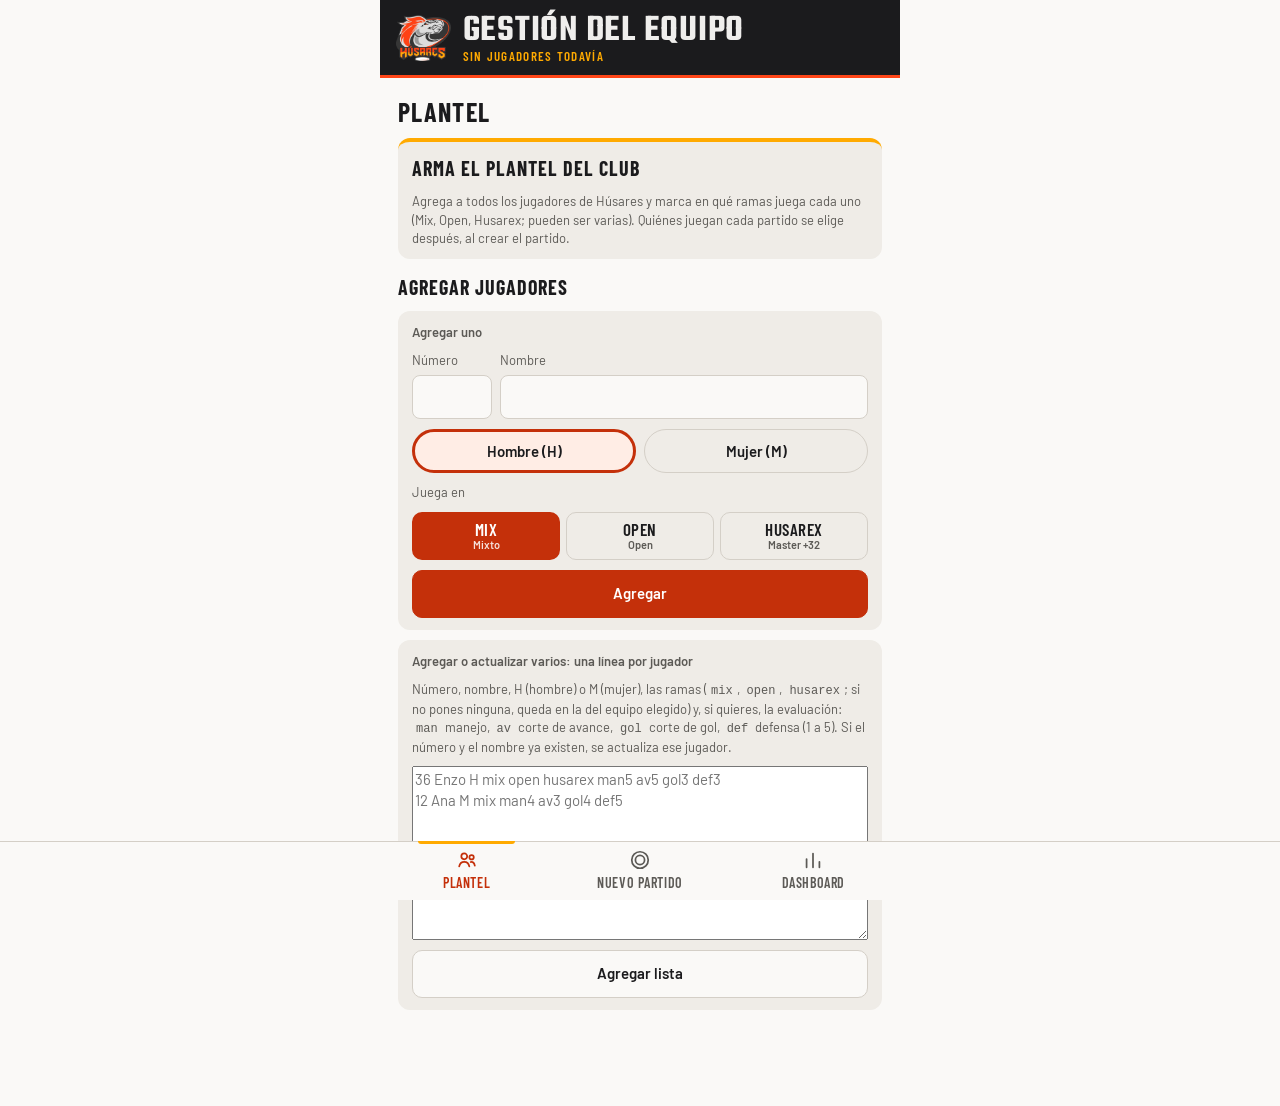
<file: index.html>
<!doctype html>
<html lang="es-CL">
<head>
<meta charset="utf-8">
<meta name="viewport" content="width=device-width, initial-scale=1, viewport-fit=cover">
<title>Húsares · UltiApp</title>
<meta name="description" content="Registro de partidos y apoyo al coach de Ultimate Frisbee, sin conexión.">
<meta name="theme-color" content="#1B1B1D">

<!-- Para instalar la app en el teléfono -->
<link rel="manifest" href="manifest.webmanifest">
<link rel="icon" type="image/png" sizes="64x64" href="icons/favicon-64.png">
<link rel="icon" type="image/png" sizes="192x192" href="icons/icon-192.png">
<link rel="apple-touch-icon" href="icons/apple-touch-icon.png">
<meta name="apple-mobile-web-app-capable" content="yes">
<meta name="mobile-web-app-capable" content="yes">
<meta name="apple-mobile-web-app-status-bar-style" content="black">
<meta name="apple-mobile-web-app-title" content="Húsares">

<!-- Tipografías (si no hay señal la primera vez, se usan las del teléfono) -->
<link rel="preconnect" href="https://fonts.googleapis.com">
<link rel="preconnect" href="https://fonts.gstatic.com" crossorigin>
<link rel="stylesheet" href="https://fonts.googleapis.com/css2?family=Barlow+Condensed:wght@600;700&family=Barlow:wght@400;500;600;700&family=Teko:wght@500;600&display=swap">

<link rel="stylesheet" href="css/base.css">
<link rel="stylesheet" href="css/componentes.css">
</head>
<body>
<div id="app"></div>
<noscript><p style="padding:18px">UltiApp necesita JavaScript activado.</p></noscript>
<script type="module" src="js/app.js"></script>
</body>
</html>
</file>
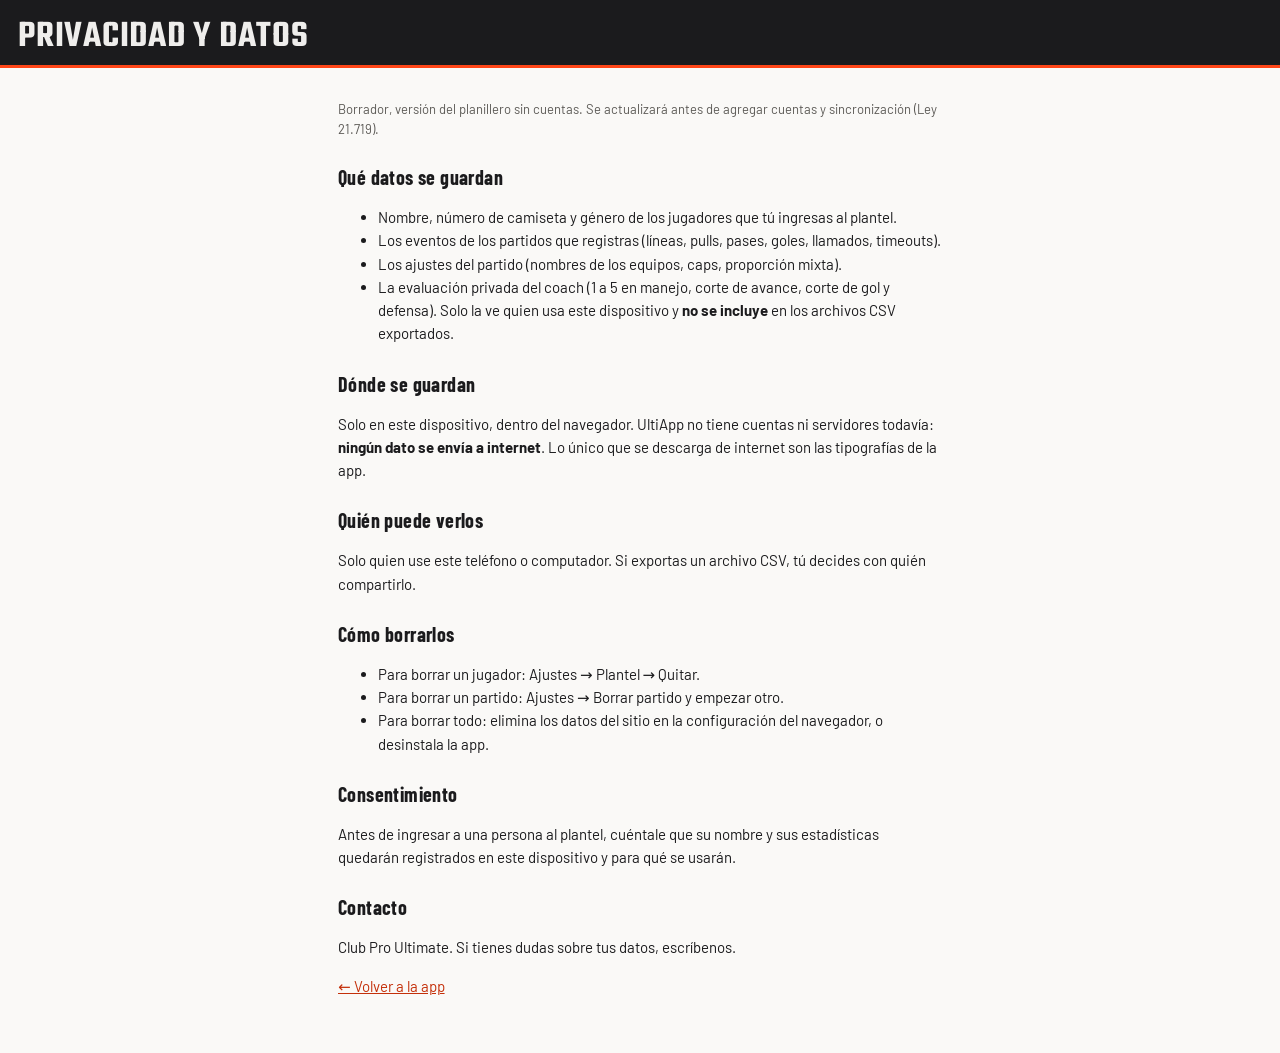
<file: privacidad.html>
<!doctype html>
<html lang="es-CL">
<head>
<meta charset="utf-8">
<meta name="viewport" content="width=device-width, initial-scale=1">
<title>UltiApp · Privacidad</title>
<meta name="theme-color" content="#1B1B1D">
<link rel="stylesheet" href="https://fonts.googleapis.com/css2?family=Barlow+Condensed:wght@600;700&family=Barlow:wght@400;500;600;700&family=Teko:wght@500;600&display=swap">
<link rel="stylesheet" href="css/base.css">
<link rel="stylesheet" href="css/componentes.css">
<style>
  main{max-width:640px;margin:0 auto;padding:18px 18px 40px}
  h1{font-size:30px;margin:0 0 8px}
  h2{font-size:20px;margin:24px 0 6px}
  p,li{line-height:1.55}
</style>
</head>
<body>
<header class="sb"><span class="title-h disp">Privacidad y datos</span></header>
<main>
  <p class="muted">Borrador, versión del planillero sin cuentas. Se actualizará antes de agregar cuentas y sincronización (Ley 21.719).</p>

  <h2 class="disp">Qué datos se guardan</h2>
  <ul>
    <li>Nombre, número de camiseta y género de los jugadores que tú ingresas al plantel.</li>
    <li>Los eventos de los partidos que registras (líneas, pulls, pases, goles, llamados, timeouts).</li>
    <li>Los ajustes del partido (nombres de los equipos, caps, proporción mixta).</li>
    <li>La evaluación privada del coach (1 a 5 en manejo, corte de avance, corte de gol y defensa). Solo la ve quien usa este dispositivo y <strong>no se incluye</strong> en los archivos CSV exportados.</li>
  </ul>

  <h2 class="disp">Dónde se guardan</h2>
  <p>Solo en este dispositivo, dentro del navegador. UltiApp no tiene cuentas ni servidores todavía: <strong>ningún dato se envía a internet</strong>. Lo único que se descarga de internet son las tipografías de la app.</p>

  <h2 class="disp">Quién puede verlos</h2>
  <p>Solo quien use este teléfono o computador. Si exportas un archivo CSV, tú decides con quién compartirlo.</p>

  <h2 class="disp">Cómo borrarlos</h2>
  <ul>
    <li>Para borrar un jugador: Ajustes → Plantel → Quitar.</li>
    <li>Para borrar un partido: Ajustes → Borrar partido y empezar otro.</li>
    <li>Para borrar todo: elimina los datos del sitio en la configuración del navegador, o desinstala la app.</li>
  </ul>

  <h2 class="disp">Consentimiento</h2>
  <p>Antes de ingresar a una persona al plantel, cuéntale que su nombre y sus estadísticas quedarán registrados en este dispositivo y para qué se usarán.</p>

  <h2 class="disp">Contacto</h2>
  <p>Club Pro Ultimate. Si tienes dudas sobre tus datos, escríbenos.</p>

  <p><a href="./">← Volver a la app</a></p>
</main>
</body>
</html>
</file>
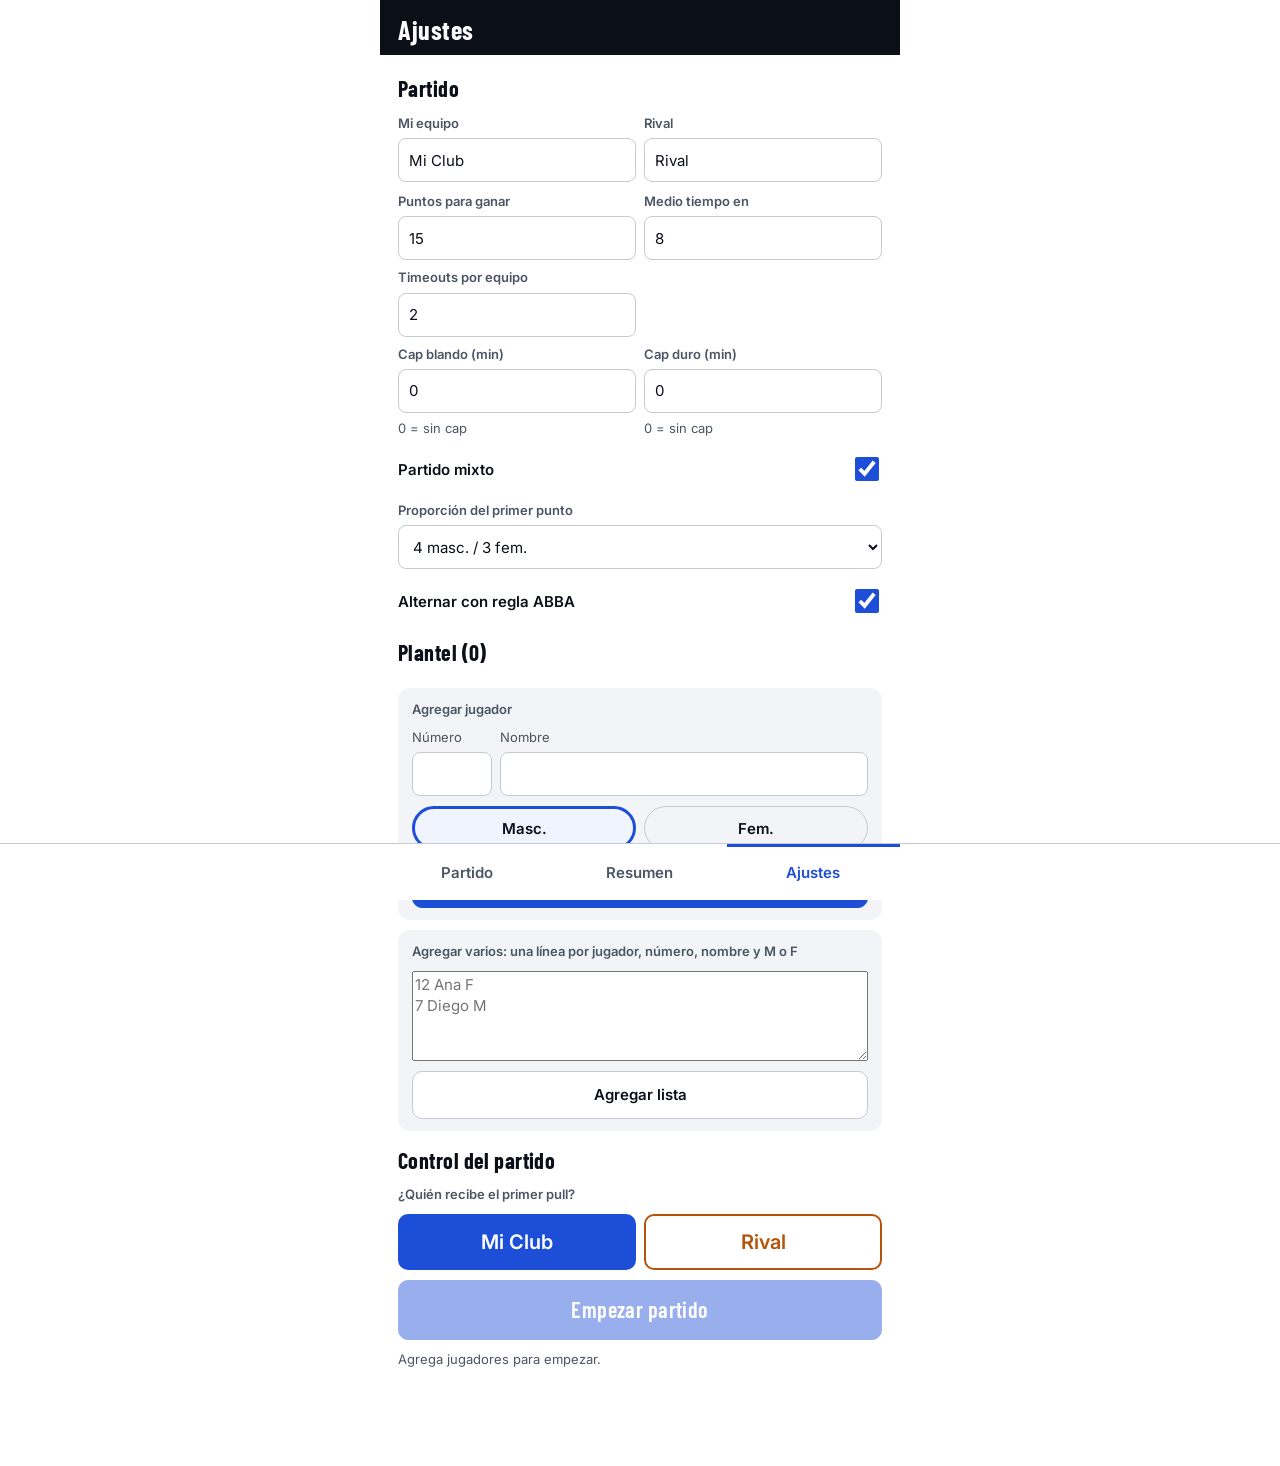
<file: prototipo/ultimate-estadistico.html>
<!doctype html>
<html lang="es">
<head>
<meta charset="utf-8">
<meta name="viewport" content="width=device-width, initial-scale=1, viewport-fit=cover">
<title>Estadístico Ultimate</title>
<link rel="preconnect" href="https://fonts.googleapis.com">
<link rel="preconnect" href="https://fonts.gstatic.com" crossorigin>
<link rel="stylesheet" href="https://fonts.googleapis.com/css2?family=Barlow+Condensed:wght@600;700&family=Inter:wght@400;500;600&display=swap">
<style>
:root{
  --bg:#FFFFFF; --surface:#F2F4F7; --ink:#0B0F17; --muted:#4B5563; --line:#C5CAD3;
  --us:#1D4ED8; --on-us:#FFFFFF; --us-soft:#EFF4FF;
  --them:#B45309; --on-them:#FFFFFF; --them-soft:#FFF4E5;
  --head:#0B0F17; --head-ink:#FFFFFF; --head-muted:#D1D5DB;
  --danger:#B91C1C;
  color-scheme: light;
  box-sizing:border-box;
  padding-top:env(safe-area-inset-top,0px);
  padding-bottom:env(safe-area-inset-bottom,0px);
}
@media (prefers-color-scheme: dark){
  :root:not([data-theme="light"]){
    --bg:#0E1116; --surface:#1A1F27; --ink:#F3F4F6; --muted:#A7AFBC; --line:#353C48;
    --us:#7EA6FF; --on-us:#0B0F17; --us-soft:#172544;
    --them:#F2A55A; --on-them:#0B0F17; --them-soft:#3A2712;
    --head:#05070A; --head-ink:#F3F4F6; --head-muted:#A7AFBC; --danger:#F87171;
    color-scheme: dark;
  }
}
:root[data-theme="dark"]{
  --bg:#0E1116; --surface:#1A1F27; --ink:#F3F4F6; --muted:#A7AFBC; --line:#353C48;
  --us:#7EA6FF; --on-us:#0B0F17; --us-soft:#172544;
  --them:#F2A55A; --on-them:#0B0F17; --them-soft:#3A2712;
  --head:#05070A; --head-ink:#F3F4F6; --head-muted:#A7AFBC; --danger:#F87171;
  color-scheme: dark;
}
*,*::before,*::after{box-sizing:border-box}
html{scroll-padding-top:env(safe-area-inset-top,0px)}
html,body{margin:0;background:var(--bg);color:var(--ink)}
body{font-family:Inter,system-ui,-apple-system,"Segoe UI",Roboto,sans-serif;font-size:15px;line-height:1.4;-webkit-tap-highlight-color:transparent}
button,input,select,textarea{font:inherit;color:inherit}
button{cursor:pointer}
button:disabled{opacity:.45;cursor:not-allowed}
:focus-visible{outline:3px solid var(--us);outline-offset:2px}
.disp{font-family:"Barlow Condensed","Arial Narrow",Arial,sans-serif;font-weight:700;letter-spacing:.02em}
#app{max-width:520px;margin:0 auto;min-height:100%;padding-bottom:84px}

/* header */
.sb{background:var(--head);color:var(--head-ink);padding:16px 18px 12px;display:flex;flex-direction:column;gap:10px}
.sb-row{display:flex;justify-content:space-between;align-items:center;gap:8px}
.team{display:flex;flex-direction:column;min-width:0;max-width:34%}
.team.r{align-items:flex-end;text-align:right}
.tn{font-size:13px;color:var(--head-muted);white-space:nowrap;overflow:hidden;text-overflow:ellipsis;max-width:100%}
.sc{font-size:54px;line-height:1}
.clock{background:transparent;border:1px solid #3b4250;border-radius:10px;color:var(--head-ink);padding:6px 10px;display:flex;flex-direction:column;align-items:center;gap:4px;min-height:44px}
.clock .t{font-size:30px;line-height:1}
.cap{font-size:12px;font-weight:600;padding:2px 7px;border-radius:4px;background:var(--them);color:var(--on-them)}
.cap:empty{display:none}
.paused{font-size:11px;color:var(--head-muted)}
.sb-info{display:flex;justify-content:space-between;flex-wrap:wrap;gap:4px 12px;font-size:13px;color:var(--head-muted)}
.title-h{font-size:26px;line-height:1.05}

/* generic */
.pad{padding:14px 18px}
.stack{display:flex;flex-direction:column;gap:10px}
.lbl{font-size:13px;font-weight:600;color:var(--muted)}
.muted{color:var(--muted);font-size:13px}
.grid2{display:grid;grid-template-columns:repeat(2,minmax(0,1fr));gap:8px}
.grid3{display:grid;grid-template-columns:repeat(3,minmax(0,1fr));gap:8px}
.btn{min-height:48px;border-radius:10px;border:1px solid var(--line);background:var(--bg);font-weight:600;padding:0 12px}
.btn.big{min-height:60px;font-size:22px}
.btn.fill{background:var(--us);color:var(--on-us);border-color:var(--us)}
.btn.dark{background:var(--ink);color:var(--bg);border-color:var(--ink)}
.btn.them{background:var(--bg);color:var(--them);border:2px solid var(--them)}
.btn.themfill{background:var(--them);color:var(--on-them);border-color:var(--them)}
.btn.soft{background:var(--surface)}
.btn.danger{color:var(--danger);border-color:var(--danger)}
.btn.full{width:100%}
.chip{min-height:44px;border-radius:22px;border:1px solid var(--line);background:var(--surface);padding:0 14px;font-weight:600}
.chip[aria-pressed="true"]{border:3px solid var(--us);background:var(--us-soft);padding:0 12px}
.chip.them[aria-pressed="true"]{border-color:var(--them);background:var(--them-soft)}
.pbtn{min-height:56px;border-radius:10px;border:1px solid var(--line);background:var(--surface);text-align:left;padding:0 12px;font-weight:600;font-size:16px;display:flex;align-items:center;justify-content:space-between;gap:6px}
.pbtn .n{white-space:nowrap;overflow:hidden;text-overflow:ellipsis}
.pbtn .meta{font-size:12px;font-weight:500;color:var(--muted);white-space:nowrap}
.pbtn[aria-pressed="true"]{border:3px solid var(--us);background:var(--us-soft);padding:0 10px}
.card{background:var(--surface);border-radius:12px;padding:12px 14px}
.team-toggle .btn{min-height:56px;font-size:20px}
.team-toggle .us[aria-pressed="true"]{background:var(--us);color:var(--on-us);border-color:var(--us)}
.team-toggle .us{color:var(--us);border:2px solid var(--us)}
.team-toggle .th[aria-pressed="true"]{background:var(--them);color:var(--on-them);border-color:var(--them)}
.team-toggle .th{color:var(--them);border:2px solid var(--them)}
.pill{display:inline-block;font-size:11px;font-weight:700;padding:2px 6px;border-radius:4px;white-space:nowrap}
.pill.us{background:var(--us);color:var(--on-us)}
.pill.th{background:var(--them);color:var(--on-them)}
.row{display:flex;gap:8px;align-items:center}
.row > .grow{flex:1;min-width:0}
.counter{display:flex;gap:8px}
.counter > div{flex:1;background:var(--surface);border-radius:10px;padding:8px 10px}
.counter .v{font-size:26px;line-height:1}
.counter .v.warn{color:var(--them)}
.hang{display:flex;align-items:center;gap:16px}
.hang-btn{width:116px;height:116px;border-radius:50%;border:none;background:var(--ink);color:var(--bg);font-size:18px;line-height:1.1;flex:none}
.hang-btn.run{background:var(--them);color:var(--on-them)}
.hang-v{font-size:48px;line-height:1}
.switch{display:flex;justify-content:space-between;align-items:center;min-height:44px;font-weight:600}
.switch input{width:24px;height:24px;accent-color:var(--us)}
.chain{font-weight:500;word-break:break-word}
.chain .x{color:var(--them);font-weight:700}
.poss-them{background:var(--them-soft);border:2px solid var(--them);border-radius:12px;padding:14px;text-align:center}
.poss-them .disp{font-size:24px;color:var(--them)}
.field{display:flex;flex-direction:column;gap:6px}
.field input,.field select,.field textarea{min-height:44px;border-radius:8px;border:1px solid var(--line);background:var(--bg);padding:8px 10px}
.radio{min-height:48px;border-radius:8px;border:1px solid var(--line);padding:0 12px;display:flex;align-items:center;gap:10px;width:100%;background:var(--bg);text-align:left}
.radio[aria-pressed="true"]{border:3px solid var(--us);background:var(--us-soft);padding:0 10px;font-weight:600}
.tbl-wrap{overflow-x:auto;border:1px solid var(--line);border-radius:10px}
table{border-collapse:collapse;width:100%;font-size:14px}
th,td{padding:8px 10px;text-align:right;white-space:nowrap;border-bottom:1px solid var(--line)}
th:first-child,td:first-child{text-align:left}
th{font-size:12px;color:var(--muted);font-weight:600;background:var(--surface)}
tr:last-child td{border-bottom:none}
.bar{display:flex;align-items:center;gap:10px}
.bar .k{width:150px;font-size:14px}
.bar .track{flex:1;height:12px;background:var(--surface);border-radius:6px;overflow:hidden}
.bar .fillb{height:100%;background:var(--us)}
.bar .n{width:22px;text-align:right;font-weight:600}
.item{border:1px solid var(--line);border-radius:8px;padding:10px 12px;display:flex;justify-content:space-between;gap:8px;align-items:center}
.h2{font-size:22px;margin:4px 0 0}
.empty{padding:40px 18px;text-align:center;display:flex;flex-direction:column;gap:14px;align-items:center}

/* tabs */
.tabs{position:fixed;left:0;right:0;bottom:0;background:var(--bg);border-top:1px solid var(--line);padding-bottom:env(safe-area-inset-bottom,0px);z-index:5}
.tabs-in{max-width:520px;margin:0 auto;display:grid;grid-template-columns:repeat(3,minmax(0,1fr))}
.tab{min-height:56px;border:none;background:transparent;font-weight:600;color:var(--muted)}
.tab[aria-current="page"]{color:var(--us);box-shadow:inset 0 3px 0 var(--us)}

/* modal */
.ov{position:fixed;inset:0;background:rgba(5,7,10,.55);display:flex;align-items:flex-end;justify-content:center;z-index:10}
.sheet{background:var(--bg);width:100%;max-width:520px;border-radius:16px 16px 0 0;padding:18px 18px calc(18px + env(safe-area-inset-bottom,0px));display:flex;flex-direction:column;gap:12px;max-height:88vh;overflow:auto}
.sheet textarea{width:100%;min-height:200px;font-family:ui-monospace,Menlo,Consolas,monospace;font-size:12px}
.toast{position:fixed;left:50%;transform:translateX(-50%);bottom:calc(76px + env(safe-area-inset-bottom,0px));background:var(--ink);color:var(--bg);padding:10px 16px;border-radius:10px;font-weight:600;z-index:20}
@media (prefers-reduced-motion: no-preference){
  .flash{animation:fl .35s ease-out}
  @keyframes fl{from{background:var(--us-soft)}to{background:var(--surface)}}
}
</style>
</head>
<body>
<div id="app"></div>
<script>
(function(){
'use strict';
var KEY='ufs-v1';
var DEF_CFG={club:'Mi Club',rival:'Rival',pointsToWin:15,halfAt:8,timeouts:2,softCap:0,hardCap:0,mixed:true,startRatio:'4M3F',abba:true};
var KINDS=['Foul','Pick','Travel','Strip','Dentro/Fuera','Down','Contacto','Stall','Otro'];
var RES={aceptado:'Aceptado (no contestado)',contestado:'Contestado, disco vuelve',retirado:'Retirado',observador:'Decisión de observador'};
var RES_SHORT={aceptado:'Aceptado',contestado:'Contestado',retirado:'Retirado',observador:'Observador'};

function load(){
  try{var r=localStorage.getItem(KEY);
    if(r){var d=JSON.parse(r);d.cfg=Object.assign({},DEF_CFG,d.cfg||{});d.roster=d.roster||[];d.game=d.game||null;return d;}
  }catch(e){}
  return {cfg:Object.assign({},DEF_CFG),roster:[],game:null};
}
var store=load();
function save(){try{localStorage.setItem(KEY,JSON.stringify(store));}catch(e){}}

var ui={tab:store.game?'game':'settings',view:null,sel:[],selFor:null,ratioSwap:false,pull:null,call:null,modal:null,toast:null,firstOffense:'us',newP:{num:'',name:'',g:'M'},bulk:''};

var dlPromise=(window.claude&&typeof window.claude.use==='function')?window.claude.use('downloads').catch(function(){return null;}):Promise.resolve(null);

/* ---------- helpers ---------- */
function esc(s){return String(s==null?'':s).replace(/[&<>"']/g,function(c){return {'&':'&amp;','<':'&lt;','>':'&gt;','"':'&quot;',"'":'&#39;'}[c];});}
function P(id){for(var i=0;i<store.roster.length;i++)if(store.roster[i].id===id)return store.roster[i];return null;}
function label(id){var p=P(id);return p?('#'+p.num+(p.name?' '+p.name:'')):'#?';}
function short(id){var p=P(id);return p?('#'+p.num):'#?';}
function uid(){return 'p'+Date.now().toString(36)+Math.random().toString(36).slice(2,6);}
function fmt(ms){var s=Math.max(0,Math.floor(ms/1000));return String(Math.floor(s/60)).padStart(2,'0')+':'+String(s%60).padStart(2,'0');}
function cfg(){return store.cfg;}
function elapsed(){var g=store.game;if(!g)return 0;var c=g.clock;return c.acc+(c.since?Date.now()-c.since:0);}
function clockRunning(){return !!(store.game&&store.game.clock.since);}
function capInfo(){
  var c=cfg(),ms=elapsed(),soft=c.softCap*60000,hard=c.hardCap*60000;
  if(hard&&ms>=hard)return 'Cap duro alcanzado';
  if(soft&&ms>=soft)return hard?'Cap blando · duro en '+fmt(hard-ms):'Cap blando alcanzado';
  if(soft)return 'Cap blando en '+fmt(soft-ms);
  if(hard)return 'Cap duro en '+fmt(hard-ms);
  return '';
}
function ratioFor(pointIdx){
  var c=cfg();if(!c.mixed)return null;
  var base=c.startRatio,other=base==='4M3F'?'3M4F':'4M3F',r=base;
  if(c.abba)r=(((pointIdx+1)>>1)%2===0)?base:other;
  return r;
}
function reqCounts(r){return r==='4M3F'?{M:4,F:3}:{M:3,F:4};}
function ratioText(r){return r==='4M3F'?'4 masc. / 3 fem.':'3 masc. / 4 fem.';}

/* ---------- derive state by replaying events ---------- */
function derive(){
  var g=store.game,c=cfg();
  var s={us:0,them:0,point:1,phase:'line',offense:g.firstOffense,possession:null,holder:null,line:[],lastLine:[],chain:[],stats:{},pulls:[],calls:[],to:{us:0,them:0},half:false,ended:false,log:[],last:null,pointLog:[]};
  function st(id){return s.stats[id]||(s.stats[id]={pts:0,goals:0,ast:0,comp:0,catches:0,thr:0,drop:0,stall:0,blk:0});}
  function turn(team){s.possession=team;s.holder=null;s.chain.push({x:true});}
  function endPoint(w){
    s.pointLog.push({point:s.point,winner:w,offense:s.offense,line:s.line.slice()});
    s.lastLine=s.line.slice();s.point++;s.phase='line';s.possession=null;s.holder=null;s.chain=[];
    s.offense=(w==='us')?'them':'us';
    if(!s.half&&c.halfAt&&Math.max(s.us,s.them)>=c.halfAt){s.half=true;s.offense=(g.firstOffense==='us')?'them':'us';}
    if(s.us>=c.pointsToWin||s.them>=c.pointsToWin){s.ended=true;s.phase='ended';}
  }
  g.events.forEach(function(e){
    s.log.push({e:e,point:s.point});
    switch(e.type){
      case 'line':s.line=e.players.slice();s.phase='pull';s.chain=[];e.players.forEach(function(id){st(id).pts++;});break;
      case 'pull':s.pulls.push(Object.assign({point:s.point},e));s.phase='play';s.possession=s.offense;s.holder=null;break;
      case 'pickup':s.holder=e.player;s.chain.push({id:e.player});break;
      case 'pass':st(e.from).comp++;st(e.to).catches++;s.holder=e.to;s.chain.push({id:e.to});break;
      case 'goal':if(e.from){st(e.from).ast++;st(e.from).comp++;}st(e.to).goals++;st(e.to).catches++;s.us++;endPoint('us');break;
      case 'themGoal':s.them++;endPoint('them');break;
      case 'throwaway':st(e.player).thr++;turn('them');break;
      case 'stall':st(e.player).stall++;turn('them');break;
      case 'drop':st(e.player).drop++;turn('them');break;
      case 'block':st(e.player).blk++;turn('us');break;
      case 'themTurn':turn('us');break;
      case 'call':s.calls.push(Object.assign({point:s.point},e));if(e.possession&&s.possession&&e.possession!==s.possession)turn(e.possession);break;
      case 'timeout':s.to[e.team]++;break;
      case 'end':s.ended=true;s.phase='ended';break;
    }
    s.last=e;
  });
  return s;
}
function teamName(t){return t==='us'?cfg().club:cfg().rival;}
function describe(e){
  switch(e.type){
    case 'line':return 'Línea: '+e.players.map(short).join(' ');
    case 'pull':return 'Pull de '+teamName(e.team)+(e.player?' ('+short(e.player)+')':'')+(e.hang!=null?', '+(e.hang/1000).toFixed(2)+' s':'')+', '+(e.inBounds?'dentro':'fuera');
    case 'pickup':return 'Levanta '+short(e.player);
    case 'pass':return 'Pase '+short(e.from)+' a '+short(e.to);
    case 'goal':return 'Gol de '+short(e.to)+(e.from?', asistencia '+short(e.from):'');
    case 'themGoal':return 'Gol de '+cfg().rival;
    case 'throwaway':return 'Throwaway de '+short(e.player);
    case 'stall':return 'Stall a '+short(e.player);
    case 'drop':return 'Drop de '+short(e.player);
    case 'block':return 'Block de '+short(e.player);
    case 'themTurn':return 'Turnover de '+cfg().rival;
    case 'call':return 'Llamado de '+teamName(e.team)+': '+e.kind+(e.player?' ('+(e.team==='us'?short(e.player):'#'+e.player)+')':'')+', '+RES_SHORT[e.res];
    case 'timeout':return 'Timeout de '+teamName(e.team);
    case 'end':return 'Partido finalizado';
  }
  return e.type;
}

/* ---------- actions ---------- */
function add(e){e.t=elapsed();e.ts=Date.now();store.game.events.push(e);save();render();}
function undo(){if(!store.game||!store.game.events.length)return;var e=store.game.events.pop();save();ui.modal=null;toast('Deshecho: '+describe(e));render();}
function toggleClock(){var c=store.game.clock;if(c.since){c.acc+=Date.now()-c.since;c.since=null;}else{c.since=Date.now();keepAwake();}save();render();}
var wakeLock=null;
function keepAwake(){try{if(navigator.wakeLock&&!wakeLock){navigator.wakeLock.request('screen').then(function(w){wakeLock=w;w.addEventListener('release',function(){wakeLock=null;});}).catch(function(){});}}catch(e){}}
var toastTimer=null;
function toast(t){ui.toast=t;clearTimeout(toastTimer);toastTimer=setTimeout(function(){ui.toast=null;var t=document.querySelector('.toast');if(t)t.remove();},1800);}

function suggestLine(s){
  var c=cfg(),sel=ui.sel.slice(),req=c.mixed?reqCounts(currentRatio(s)):null;
  var cand=store.roster.filter(function(p){return sel.indexOf(p.id)<0;}).sort(function(a,b){
    var la=s.lastLine.indexOf(a.id)>=0?1:0,lb=s.lastLine.indexOf(b.id)>=0?1:0;
    if(la!==lb)return la-lb;
    var pa=(s.stats[a.id]||{}).pts||0,pb=(s.stats[b.id]||{}).pts||0;
    if(pa!==pb)return pa-pb;return (+a.num||0)-(+b.num||0);
  });
  if(req){
    ['M','F'].forEach(function(gd){
      var have=sel.filter(function(id){var p=P(id);return p&&p.g===gd;}).length;
      cand.filter(function(p){return p.g===gd;}).forEach(function(p){if(have<req[gd]&&sel.length<7){sel.push(p.id);have++;}});
    });
  }
  cand.forEach(function(p){if(sel.length<7&&sel.indexOf(p.id)<0&&!req)sel.push(p.id);});
  ui.sel=sel;
}
function currentRatio(s){var r=ratioFor(s.point-1);if(!r)return null;if(ui.ratioSwap)r=(r==='4M3F'?'3M4F':'4M3F');return r;}

function csvCell(v){v=String(v==null?'':v);return /[",\n;]/.test(v)?'"'+v.replace(/"/g,'""')+'"':v;}
function eventsCSV(s){
  var rows=[['n','reloj','punto','tipo','descripcion']];
  s.log.forEach(function(l,i){rows.push([i+1,fmt(l.e.t||0),l.point,l.e.type,describe(l.e)]);});
  return rows.map(function(r){return r.map(csvCell).join(',');}).join('\n');
}
function statsCSV(s){
  var rows=[['numero','nombre','genero','puntos','goles','asistencias','pases_completos','recepciones','throwaways','drops','stalls','blocks']];
  store.roster.forEach(function(p){var x=s.stats[p.id];if(!x)return;rows.push([p.num,p.name,p.g,x.pts,x.goals,x.ast,x.comp,x.catches,x.thr,x.drop,x.stall,x.blk]);});
  return rows.map(function(r){return r.map(csvCell).join(',');}).join('\n');
}
function exportFile(name,text){
  dlPromise.then(function(dl){
    if(!dl){ui.modal={kind:'text',title:name,text:text};render();return;}
    dl.save({filename:name,data:text}).then(function(){toast('Archivo guardado');render();}).catch(function(err){
      if(err&&err.code==='declined')return;
      ui.modal={kind:'text',title:name,text:text};render();
    });
  });
}
function fileStamp(){var d=new Date();return d.getFullYear()+'-'+String(d.getMonth()+1).padStart(2,'0')+'-'+String(d.getDate()).padStart(2,'0');}
function slug(t){return String(t).toLowerCase().normalize('NFD').replace(/[\u0300-\u036f]/g,'').replace(/[^a-z0-9]+/g,'-').replace(/^-|-$/g,'')||'partido';}

/* ---------- render pieces ---------- */
function header(s){
  var c=cfg(),run=clockRunning();
  var toUs=Math.max(0,c.timeouts-s.to.us),toTh=Math.max(0,c.timeouts-s.to.them);
  var info='';
  if(s.phase==='ended')info='<span>Partido terminado</span>';
  else info='<span>Punto '+s.point+(s.offense?(s.offense==='us'?', '+esc(c.club)+' en ofensa':', '+esc(c.club)+' en defensa'):'')+'</span>';
  return '<header class="sb">'+
   '<div class="sb-row">'+
    '<div class="team"><span class="tn">'+esc(c.club)+'</span><span class="sc disp">'+s.us+'</span></div>'+
    '<button class="clock" data-a="clock" aria-label="'+(run?'Pausar reloj':'Iniciar reloj')+'"><span class="t disp" data-clock>'+fmt(elapsed())+'</span>'+
      (run?'':'<span class="paused">'+(elapsed()?'En pausa':'Toca para iniciar')+'</span>')+
      '<span class="cap" data-cap>'+esc(capInfo())+'</span></button>'+
    '<div class="team r"><span class="tn">'+esc(c.rival)+'</span><span class="sc disp">'+s.them+'</span></div>'+
   '</div>'+
   '<div class="sb-info">'+info+'<span>Timeouts '+toUs+' / '+toTh+'</span></div>'+
  '</header>';
}
function chainHTML(s){
  if(!s.chain.length)return '<span class="muted">Sin pases todavía</span>';
  var items=s.chain.slice(-10).map(function(it){return it.x?'<span class="x">turnover</span>':esc(short(it.id));});
  return (s.chain.length>10?'… ':'')+items.join(' → ');
}
function lastLine(s){return s.last?'<p class="muted" style="margin:0">Último: '+esc(describe(s.last))+'</p>':'';}

function viewLine(s){
  var c=cfg();
  if(ui.selFor!==s.point){ui.selFor=s.point;ui.sel=[];ui.ratioSwap=false;}
  var r=currentRatio(s),req=r?reqCounts(r):null;
  var selM=0,selF=0;ui.sel.forEach(function(id){var p=P(id);if(p&&p.g==='F')selF++;else selM++;});
  var roster=store.roster.slice().sort(function(a,b){return (+a.num||0)-(+b.num||0);});
  var h='<div class="pad stack">';
  h+='<div class="row"><h2 class="h2 disp grow">Línea del punto '+s.point+'</h2><span class="pill '+(s.offense==='us'?'us':'th')+'">'+(s.offense==='us'?'Recibimos':'Sacamos')+'</span></div>';
  h+='<div class="counter"><div><div class="muted">En línea</div><div class="v disp'+(ui.sel.length>7?' warn':'')+'">'+ui.sel.length+' / 7</div></div>';
  if(req){
    h+='<div><div class="muted">Masc.</div><div class="v disp'+(selM!==req.M?' warn':'')+'">'+selM+' / '+req.M+'</div></div>';
    h+='<div><div class="muted">Fem.</div><div class="v disp'+(selF!==req.F?' warn':'')+'">'+selF+' / '+req.F+'</div></div>';
  }
  h+='</div>';
  if(r)h+='<div class="row"><span class="muted grow">Proporción: '+ratioText(r)+(c.abba?' (ABBA)':'')+'</span><button class="chip" data-a="swapRatio">Cambiar</button></div>';
  if(!roster.length)h+='<div class="card stack"><span>No hay jugadores en el plantel.</span><button class="btn fill" data-a="tab" data-v="settings">Agregar jugadores</button></div>';
  h+='<div class="stack" style="gap:6px">';
  roster.forEach(function(p){
    var on=ui.sel.indexOf(p.id)>=0,pts=(s.stats[p.id]||{}).pts||0,rep=s.lastLine.indexOf(p.id)>=0;
    h+='<button class="pbtn" aria-pressed="'+on+'" data-a="selP" data-id="'+p.id+'"><span class="n">'+esc(label(p.id))+'</span><span class="meta">'+(c.mixed?(p.g==='F'?'Fem.':'Masc.')+', ':'')+pts+' pts'+(rep?', jugó el anterior':'')+'</span></button>';
  });
  h+='</div>';
  h+='<div class="grid2"><button class="btn" data-a="suggest">Completar sugerida</button><button class="btn" data-a="clearSel">Limpiar</button></div>';
  h+='<button class="btn big fill disp full" data-a="confirmLine"'+(ui.sel.length?'':' disabled')+'>Confirmar línea</button>';
  if(store.game.events.length)h+='<button class="btn full" data-a="undo">Deshacer último evento</button>';
  h+=lastLine(s)+'</div>';
  return h;
}

function viewPull(s){
  var c=cfg();
  if(!ui.pull||ui.pull.point!==s.point){ui.pull={point:s.point,team:s.offense==='us'?'them':'us',player:null,timing:ui.pull?ui.pull.timing:true,start:null,ms:null,inb:null};}
  var pu=ui.pull;
  var h='<div class="pad stack">';
  h+='<h2 class="h2 disp">Pull</h2>';
  h+='<span class="lbl">¿Quién saca?</span><div class="grid2 team-toggle"><button class="btn disp us" aria-pressed="'+(pu.team==='us')+'" data-a="pullTeam" data-v="us">'+esc(c.club)+'</button><button class="btn disp th" aria-pressed="'+(pu.team==='them')+'" data-a="pullTeam" data-v="them">'+esc(c.rival)+'</button></div>';
  if(pu.team==='us'){
    h+='<span class="lbl">Jugador que saca (opcional)</span><div class="row" style="flex-wrap:wrap;gap:6px">';
    s.line.forEach(function(id){h+='<button class="chip" aria-pressed="'+(pu.player===id)+'" data-a="pullPlayer" data-id="'+id+'">'+esc(short(id))+'</button>';});
    h+='</div>';
  }
  h+='<div class="card stack"><label class="switch">Cronometrar vuelo<input type="checkbox" role="switch" data-a="pullTiming"'+(pu.timing?' checked':'')+'></label>';
  if(pu.timing){
    var running=pu.start!=null;
    var btnTxt=running?'Tocar al<br>caer o recibir':(pu.ms!=null?'Repetir':'Tocar al<br>soltar');
    h+='<div class="hang"><button class="hang-btn disp'+(running?' run':'')+'" data-a="hang">'+btnTxt+'</button><div class="stack" style="gap:4px"><span class="hang-v disp" id="hangv">'+((pu.ms!=null?pu.ms:0)/1000).toFixed(2)+' s</span><span class="muted">'+(running?'Cronometrando…':(pu.ms!=null?'Tiempo de vuelo registrado':'Toca cuando el disco sale de la mano'))+'</span></div></div>';
  }
  h+='</div>';
  h+='<span class="lbl">¿Dónde cae?</span><div class="grid2"><button class="chip disp" style="min-height:60px;border-radius:10px;font-size:20px" aria-pressed="'+(pu.inb===true)+'" data-a="pullIn" data-v="1">Dentro</button><button class="chip them disp" style="min-height:60px;border-radius:10px;font-size:20px" aria-pressed="'+(pu.inb===false)+'" data-a="pullIn" data-v="0">Fuera</button></div>';
  h+='<button class="btn big fill disp full" data-a="confirmPull"'+(pu.inb===null||pu.start!=null?' disabled':'')+'>Confirmar pull</button>';
  h+='<button class="btn full" data-a="undo">Deshacer línea</button>';
  h+='</div>';
  return h;
}

function viewPlay(s){
  var h='<div class="pad stack">';
  if(s.possession==='us'){
    h+='<div class="row"><strong class="grow">'+(s.holder?'Disco: '+esc(label(s.holder)):'¿Quién levanta el disco?')+'</strong><span class="muted">'+(s.holder?'Toca quién recibe':'Toca al jugador')+'</span></div>';
    h+='<div class="grid2">';
    s.line.forEach(function(id){h+='<button class="pbtn" aria-pressed="'+(s.holder===id)+'" data-a="tapP" data-id="'+id+'"><span class="n">'+esc(label(id))+'</span></button>';});
    h+='</div>';
    h+='<div class="grid3"><button class="btn big fill disp" style="grid-column:span 3" data-a="goal">Gol</button>'+
      '<button class="btn them" data-a="throwaway">Throwaway</button><button class="btn them" data-a="drop">Drop</button><button class="btn them" data-a="stall">Stall</button>'+
      '<button class="btn dark" style="grid-column:span 3" data-a="openCall">Llamado</button></div>';
  }else{
    h+='<div class="poss-them stack"><span class="disp">'+esc(cfg().rival)+' tiene el disco</span><span class="muted">Registra cómo recuperamos o si anotan</span></div>';
    h+='<div class="grid2"><button class="btn big fill disp" data-a="block">Block</button><button class="btn big disp" data-a="themTurn" style="font-size:20px">Error rival</button>'+
      '<button class="btn big themfill disp" style="grid-column:span 2" data-a="themGoal">Gol de '+esc(cfg().rival)+'</button>'+
      '<button class="btn dark" style="grid-column:span 2" data-a="openCall">Llamado</button></div>';
  }
  h+='<div class="card stack" style="gap:4px"><span class="lbl">Secuencia del punto</span><span class="chain">'+chainHTML(s)+'</span></div>';
  h+=lastLine(s);
  h+='<div class="grid2"><button class="btn" data-a="undo">Deshacer</button><button class="btn" data-a="openTO">Timeout</button></div>';
  h+='</div>';
  return h;
}

function viewCall(s){
  var c=cfg(),k=ui.call;
  var h='<div class="pad stack">';
  h+='<div class="row"><h2 class="h2 disp grow">Registrar llamado</h2><button class="btn" data-a="cancelCall">Cancelar</button></div>';
  h+='<span class="lbl">¿Quién llama?</span><div class="grid2 team-toggle"><button class="btn disp us" aria-pressed="'+(k.team==='us')+'" data-a="callTeam" data-v="us">'+esc(c.club)+'</button><button class="btn disp th" aria-pressed="'+(k.team==='them')+'" data-a="callTeam" data-v="them">'+esc(c.rival)+'</button></div>';
  if(k.team==='us'){
    h+='<span class="lbl">Jugador que llama (opcional)</span><div class="row" style="flex-wrap:wrap;gap:6px">';
    s.line.forEach(function(id){h+='<button class="chip" aria-pressed="'+(k.player===id)+'" data-a="callPlayer" data-id="'+id+'">'+esc(short(id))+'</button>';});
    h+='</div>';
  }else{
    h+='<div class="field"><label for="rivnum" class="lbl">Número del jugador rival (opcional)</label><input id="rivnum" inputmode="numeric" data-in="callRival" value="'+esc(k.player||'')+'"></div>';
  }
  h+='<span class="lbl">Tipo de llamado</span><div class="grid3">';
  KINDS.forEach(function(x){h+='<button class="chip" style="border-radius:8px;padding:0 6px" aria-pressed="'+(k.kind===x)+'" data-a="callKind" data-v="'+esc(x)+'">'+esc(x)+'</button>';});
  h+='</div><span class="lbl">Resolución</span><div class="stack" style="gap:6px">';
  Object.keys(RES).forEach(function(r){h+='<button class="radio" aria-pressed="'+(k.res===r)+'" data-a="callRes" data-v="'+r+'">'+RES[r]+'</button>';});
  h+='</div><span class="lbl">Posesión después del llamado</span><div class="grid2 team-toggle"><button class="btn us" aria-pressed="'+(k.poss==='us')+'" data-a="callPoss" data-v="us">'+esc(c.club)+'</button><button class="btn th" aria-pressed="'+(k.poss==='them')+'" data-a="callPoss" data-v="them">'+esc(c.rival)+'</button></div>';
  h+='<button class="btn big fill disp full" data-a="saveCall"'+(k.kind&&k.res?'':' disabled')+'>Guardar llamado</button>';
  h+='</div>';
  return h;
}

function viewEnded(s){
  var c=cfg();
  return '<div class="empty"><h2 class="h2 disp" style="font-size:30px">Final: '+esc(c.club)+' '+s.us+', '+esc(c.rival)+' '+s.them+'</h2>'+
    '<button class="btn fill full" data-a="tab" data-v="summary">Ver resumen</button>'+
    '<button class="btn full" data-a="undo">Deshacer último evento</button></div>';
}

function viewGame(){
  if(!store.game)return '<div class="empty"><h2 class="h2 disp">No hay partido en curso</h2><p class="muted" style="margin:0">Configura el partido y el plantel para empezar.</p><button class="btn fill" data-a="tab" data-v="settings">Preparar partido</button></div>';
  var s=derive(),h=header(s);
  if(ui.view==='call'&&s.phase==='play')return h+viewCall(s);
  ui.view=null;
  if(s.phase==='line')h+=viewLine(s);
  else if(s.phase==='pull')h+=viewPull(s);
  else if(s.phase==='play')h+=viewPlay(s);
  else h+=viewEnded(s);
  return h;
}

function viewSummary(){
  if(!store.game)return '<div class="empty"><h2 class="h2 disp">Sin datos todavía</h2><p class="muted" style="margin:0">El resumen aparece cuando empieza un partido.</p></div>';
  var s=derive(),c=cfg();
  var h=header(s)+'<div class="pad stack">';
  h+='<h2 class="h2 disp">Jugadores</h2>';
  var rows=store.roster.filter(function(p){return s.stats[p.id];}).sort(function(a,b){return (+a.num||0)-(+b.num||0);});
  if(!rows.length)h+='<p class="muted">Aún no hay estadísticas de jugadores.</p>';
  else{
    h+='<div class="tbl-wrap"><table><thead><tr><th>Jugador</th><th>Pts</th><th>Gol</th><th>Ast</th><th>Pases</th><th>Turn</th><th>Blk</th></tr></thead><tbody>';
    rows.forEach(function(p){var x=s.stats[p.id];h+='<tr><td>'+esc(label(p.id))+'</td><td>'+x.pts+'</td><td>'+x.goals+'</td><td>'+x.ast+'</td><td>'+x.comp+'</td><td>'+(x.thr+x.drop+x.stall)+'</td><td>'+x.blk+'</td></tr>';});
    h+='</tbody></table></div><p class="muted" style="margin:0">Turn suma throwaways, drops y stalls.</p>';
  }
  // pulls
  h+='<h2 class="h2 disp">Pulls</h2>';
  ['us','them'].forEach(function(t){
    var ps=s.pulls.filter(function(p){return p.team===t;});
    var inN=ps.filter(function(p){return p.inBounds;}).length;
    var timed=ps.filter(function(p){return p.hang!=null;});
    var avg=timed.length?(timed.reduce(function(a,p){return a+p.hang;},0)/timed.length/1000).toFixed(2)+' s':'sin medir';
    h+='<div class="item"><div class="stack" style="gap:2px"><span><span class="pill '+(t==='us'?'us':'th')+'">'+esc(teamName(t))+'</span> '+ps.length+' pulls</span><span class="muted">Dentro '+inN+' de '+ps.length+', vuelo promedio '+avg+'</span></div></div>';
  });
  // calls
  h+='<h2 class="h2 disp">Llamados</h2>';
  var nUs=s.calls.filter(function(x){return x.team==='us';}).length,nTh=s.calls.length-nUs;
  h+='<div class="counter"><div><div class="muted">Total</div><div class="v disp">'+s.calls.length+'</div></div><div><div class="muted">'+esc(c.club)+'</div><div class="v disp" style="color:var(--us)">'+nUs+'</div></div><div><div class="muted">'+esc(c.rival)+'</div><div class="v disp" style="color:var(--them)">'+nTh+'</div></div></div>';
  if(s.calls.length){
    h+='<div class="stack" style="gap:8px">';
    Object.keys(RES).forEach(function(r){var n=s.calls.filter(function(x){return x.res===r;}).length;h+='<div class="bar"><span class="k">'+RES_SHORT[r]+'</span><div class="track"><div class="fillb" style="width:'+Math.round(n/s.calls.length*100)+'%"></div></div><span class="n">'+n+'</span></div>';});
    h+='</div><div class="stack" style="gap:6px">';
    s.calls.slice().reverse().forEach(function(x){
      h+='<div class="item"><div class="stack" style="gap:2px"><span class="row" style="gap:8px"><span class="pill '+(x.team==='us'?'us':'th')+'">'+esc(teamName(x.team))+'</span><strong>'+esc(x.kind)+(x.player?' '+esc(x.team==='us'?short(x.player):'#'+x.player):'')+'</strong></span><span class="muted">Punto '+x.point+', '+fmt(x.t||0)+'</span></div><span class="pill" style="border:1px solid var(--ink)">'+RES_SHORT[x.res]+'</span></div>';
    });
    h+='</div>';
  }else h+='<p class="muted" style="margin:0">No se han registrado llamados.</p>';
  h+='<h2 class="h2 disp">Exportar</h2><div class="grid2"><button class="btn fill" data-a="expStats">Estadísticas CSV</button><button class="btn" data-a="expEvents">Eventos CSV</button></div>';
  h+='</div>';
  return h;
}

function numField(key,lbl,hint){var v=cfg()[key];return '<div class="field"><label class="lbl" for="f_'+key+'">'+lbl+'</label><input id="f_'+key+'" type="number" min="0" inputmode="numeric" data-cfg="'+key+'" value="'+esc(v)+'">'+(hint?'<span class="muted">'+hint+'</span>':'')+'</div>';}
function viewSettings(){
  var c=cfg(),h='<header class="sb"><span class="title-h disp">Ajustes</span></header><div class="pad stack">';
  h+='<h2 class="h2 disp">Partido</h2>';
  h+='<div class="grid2"><div class="field"><label class="lbl" for="f_club">Mi equipo</label><input id="f_club" data-cfg="club" value="'+esc(c.club)+'"></div><div class="field"><label class="lbl" for="f_rival">Rival</label><input id="f_rival" data-cfg="rival" value="'+esc(c.rival)+'"></div></div>';
  h+='<div class="grid2">'+numField('pointsToWin','Puntos para ganar')+numField('halfAt','Medio tiempo en')+numField('timeouts','Timeouts por equipo')+'<div></div>'+numField('softCap','Cap blando (min)','0 = sin cap')+numField('hardCap','Cap duro (min)','0 = sin cap')+'</div>';
  h+='<label class="switch">Partido mixto<input type="checkbox" data-cfg="mixed"'+(c.mixed?' checked':'')+'></label>';
  if(c.mixed){
    h+='<div class="field"><label class="lbl" for="f_ratio">Proporción del primer punto</label><select id="f_ratio" data-cfg="startRatio"><option value="4M3F"'+(c.startRatio==='4M3F'?' selected':'')+'>4 masc. / 3 fem.</option><option value="3M4F"'+(c.startRatio==='3M4F'?' selected':'')+'>3 masc. / 4 fem.</option></select></div>';
    h+='<label class="switch">Alternar con regla ABBA<input type="checkbox" data-cfg="abba"'+(c.abba?' checked':'')+'></label>';
  }
  // roster
  h+='<h2 class="h2 disp">Plantel ('+store.roster.length+')</h2><div class="stack" style="gap:6px">';
  store.roster.slice().sort(function(a,b){return (+a.num||0)-(+b.num||0);}).forEach(function(p){
    h+='<div class="item"><span>'+esc(label(p.id))+(c.mixed?' <span class="muted">'+(p.g==='F'?'Fem.':'Masc.')+'</span>':'')+'</span><button class="btn danger" style="min-height:44px" data-a="delP" data-id="'+p.id+'" aria-label="Quitar '+esc(label(p.id))+'">Quitar</button></div>';
  });
  h+='</div>';
  var np=ui.newP;
  h+='<div class="card stack"><span class="lbl">Agregar jugador</span><div class="row"><div class="field" style="width:80px"><label class="muted" for="np_num">Número</label><input id="np_num" inputmode="numeric" data-in="npNum" value="'+esc(np.num)+'"></div><div class="field grow"><label class="muted" for="np_name">Nombre</label><input id="np_name" data-in="npName" value="'+esc(np.name)+'"></div></div>'+
    (c.mixed?'<div class="grid2"><button class="chip" aria-pressed="'+(np.g==='M')+'" data-a="npG" data-v="M">Masc.</button><button class="chip" aria-pressed="'+(np.g==='F')+'" data-a="npG" data-v="F">Fem.</button></div>':'')+
    '<button class="btn fill" data-a="addP">Agregar</button></div>';
  h+='<div class="card stack"><label class="lbl" for="bulk">Agregar varios: una línea por jugador, número, nombre y M o F</label><textarea id="bulk" rows="4" data-in="bulk" placeholder="12 Ana F&#10;7 Diego M">'+esc(ui.bulk)+'</textarea><button class="btn" data-a="addBulk">Agregar lista</button></div>';
  // game control
  h+='<h2 class="h2 disp">Control del partido</h2>';
  if(!store.game){
    h+='<span class="lbl">¿Quién recibe el primer pull?</span><div class="grid2 team-toggle"><button class="btn us" aria-pressed="'+(ui.firstOffense==='us')+'" data-a="firstOff" data-v="us">'+esc(c.club)+'</button><button class="btn th" aria-pressed="'+(ui.firstOffense==='them')+'" data-a="firstOff" data-v="them">'+esc(c.rival)+'</button></div>';
    h+='<button class="btn big fill disp full" data-a="startGame"'+(store.roster.length?'':' disabled')+'>Empezar partido</button>';
    if(!store.roster.length)h+='<p class="muted" style="margin:0">Agrega jugadores para empezar.</p>';
  }else{
    h+='<button class="btn full" data-a="endGame">Finalizar partido ahora</button>';
    h+='<button class="btn danger full" data-a="askReset">Borrar partido y empezar otro</button>';
    h+='<p class="muted" style="margin:0">Exporta el resumen antes de borrar. Los datos se guardan solo en este dispositivo.</p>';
  }
  h+='</div>';
  return h;
}

function modalHTML(){
  var m=ui.modal;if(!m)return '';
  var h='<div class="ov" data-a="closeModal"><div class="sheet" role="dialog" aria-modal="true" aria-label="'+esc(m.title||'')+'">';
  if(m.kind==='pick'){
    h+='<h2 class="h2 disp">'+esc(m.title)+'</h2><div class="grid2">';
    m.ids.forEach(function(id){h+='<button class="pbtn" data-a="picked" data-id="'+id+'"><span class="n">'+esc(label(id))+'</span></button>';});
    h+='</div><button class="btn full" data-a="closeModal">Cancelar</button>';
  }else if(m.kind==='timeout'){
    var s=derive(),c=cfg();
    h+='<h2 class="h2 disp">Timeout</h2><div class="grid2 team-toggle"><button class="btn us" data-a="timeout" data-v="us">'+esc(c.club)+' ('+Math.max(0,c.timeouts-s.to.us)+')</button><button class="btn th" data-a="timeout" data-v="them">'+esc(c.rival)+' ('+Math.max(0,c.timeouts-s.to.them)+')</button></div><button class="btn full" data-a="closeModal">Cancelar</button>';
  }else if(m.kind==='confirm'){
    h+='<h2 class="h2 disp">'+esc(m.title)+'</h2><p style="margin:0">'+esc(m.text)+'</p><div class="grid2"><button class="btn" data-a="closeModal">Cancelar</button><button class="btn danger" data-a="'+m.action+'">'+esc(m.ok)+'</button></div>';
  }else if(m.kind==='text'){
    h+='<h2 class="h2 disp">'+esc(m.title)+'</h2><p class="muted" style="margin:0">La descarga no está disponible aquí. Copia el contenido y pégalo en una hoja de cálculo.</p><textarea readonly id="exptxt">'+esc(m.text)+'</textarea><div class="grid2"><button class="btn" data-a="closeModal">Cerrar</button><button class="btn fill" data-a="copyTxt">Copiar</button></div>';
  }
  return h+'</div></div>';
}

function tabs(){
  function t(id,txt){return '<button class="tab" data-a="tab" data-v="'+id+'"'+(ui.tab===id?' aria-current="page"':'')+'>'+txt+'</button>';}
  return '<nav class="tabs" aria-label="Secciones"><div class="tabs-in">'+t('game','Partido')+t('summary','Resumen')+t('settings','Ajustes')+'</div></nav>';
}

var app=document.getElementById('app');
function render(){
  var y=window.scrollY,body;
  if(ui.tab==='game')body=viewGame();else if(ui.tab==='summary')body=viewSummary();else body=viewSettings();
  app.innerHTML=body+tabs()+modalHTML()+(ui.toast?'<div class="toast" role="status">'+esc(ui.toast)+'</div>':'');
  window.scrollTo(0,y);
}

/* ---------- events ---------- */
app.addEventListener('click',function(ev){
  var b=ev.target.closest('[data-a]');if(!b)return;
  var a=b.getAttribute('data-a'),v=b.getAttribute('data-v'),id=b.getAttribute('data-id');
  if(a==='closeModal'&&b.classList.contains('ov')&&ev.target!==b)return;
  if(a==='pullTiming')return;
  var s=store.game?derive():null;
  switch(a){
    case 'tab':ui.tab=v;ui.modal=null;window.scrollTo(0,0);break;
    case 'clock':toggleClock();return;
    case 'undo':undo();return;
    case 'closeModal':ui.modal=null;break;
    // line
    case 'selP':var i=ui.sel.indexOf(id);if(i>=0)ui.sel.splice(i,1);else ui.sel.push(id);break;
    case 'suggest':suggestLine(s);break;
    case 'clearSel':ui.sel=[];break;
    case 'swapRatio':ui.ratioSwap=!ui.ratioSwap;break;
    case 'confirmLine':if(ui.sel.length){add({type:'line',players:ui.sel.slice(),ratio:currentRatio(s)});window.scrollTo(0,0);}return;
    // pull
    case 'pullTeam':ui.pull.team=v;if(v==='them')ui.pull.player=null;break;
    case 'pullPlayer':ui.pull.player=ui.pull.player===id?null:id;break;
    case 'hang':
      var pu=ui.pull;
      if(pu.start!=null){pu.ms=Math.round(performance.now()-pu.start);pu.start=null;}
      else{pu.ms=null;pu.start=performance.now();requestAnimationFrame(hangTick);}
      break;
    case 'pullIn':ui.pull.inb=(v==='1');break;
    case 'confirmPull':
      var p=ui.pull;if(p.inb===null||p.start!=null)return;
      if(!store.game.clock.since&&!store.game.clock.acc){store.game.clock.since=Date.now();keepAwake();}
      add({type:'pull',team:p.team,player:p.team==='us'?p.player:null,hang:p.timing?p.ms:null,inBounds:p.inb});window.scrollTo(0,0);return;
    // play
    case 'tapP':
      if(!s.holder){add({type:'pickup',player:id});return;}
      if(s.holder!==id)add({type:'pass',from:s.holder,to:id});
      return;
    case 'goal':ui.modal={kind:'pick',title:'¿Quién anotó?',ids:s.line,act:'goal',from:s.holder};break;
    case 'throwaway':case 'stall':
      if(s.holder){add({type:a,player:s.holder});return;}
      ui.modal={kind:'pick',title:a==='stall'?'¿A quién le contaron stall?':'¿Quién lanzó?',ids:s.line,act:a};break;
    case 'drop':ui.modal={kind:'pick',title:'¿Quién soltó el disco?',ids:s.line.filter(function(x){return x!==s.holder;}),act:'drop'};break;
    case 'block':ui.modal={kind:'pick',title:'¿Quién hizo el block?',ids:s.line,act:'block'};break;
    case 'themTurn':add({type:'themTurn'});return;
    case 'themGoal':add({type:'themGoal'});window.scrollTo(0,0);return;
    case 'picked':
      var m=ui.modal;ui.modal=null;
      if(m.act==='goal')add({type:'goal',from:(m.from&&m.from!==id)?m.from:null,to:id});
      else add({type:m.act,player:id});
      if(m.act==='goal')window.scrollTo(0,0);
      return;
    case 'openTO':ui.modal={kind:'timeout',title:'Timeout'};break;
    case 'timeout':ui.modal=null;add({type:'timeout',team:v});toast('Timeout de '+teamName(v));return;
    // call
    case 'openCall':ui.call={team:'us',player:null,kind:null,res:null,poss:s.possession};ui.view='call';window.scrollTo(0,0);break;
    case 'cancelCall':ui.view=null;break;
    case 'callTeam':ui.call.team=v;ui.call.player=null;break;
    case 'callPlayer':ui.call.player=ui.call.player===id?null:id;break;
    case 'callKind':ui.call.kind=v;break;
    case 'callRes':ui.call.res=v;break;
    case 'callPoss':ui.call.poss=v;break;
    case 'saveCall':var k=ui.call;if(!k.kind||!k.res)return;ui.view=null;add({type:'call',team:k.team,player:k.player||null,kind:k.kind,res:k.res,possession:k.poss});toast('Llamado guardado');return;
    // export
    case 'expStats':exportFile('estadisticas-'+slug(cfg().rival)+'-'+fileStamp()+'.csv',statsCSV(s));return;
    case 'expEvents':exportFile('eventos-'+slug(cfg().rival)+'-'+fileStamp()+'.csv',eventsCSV(s));return;
    case 'copyTxt':
      var ta=document.getElementById('exptxt');ta.select();
      var done=function(){toast('Copiado');render();};
      if(navigator.clipboard&&navigator.clipboard.writeText)navigator.clipboard.writeText(ta.value).then(done,function(){try{document.execCommand('copy');done();}catch(e){}});
      else{try{document.execCommand('copy');done();}catch(e){}}
      return;
    // settings
    case 'npG':ui.newP.g=v;break;
    case 'addP':
      var np=ui.newP;if(!String(np.num).trim()){toast('Falta el número');break;}
      store.roster.push({id:uid(),num:String(np.num).trim(),name:np.name.trim(),g:np.g});save();ui.newP={num:'',name:'',g:np.g};toast('Jugador agregado');break;
    case 'addBulk':
      var n=0;ui.bulk.split(/\n/).forEach(function(line){
        line=line.trim();if(!line)return;
        var mm=line.match(/^(\d+)\s*(.*?)(?:\s+([MFmf]))?$/);if(!mm)return;
        store.roster.push({id:uid(),num:mm[1],name:(mm[2]||'').trim(),g:(mm[3]||'M').toUpperCase()});n++;
      });
      save();ui.bulk='';toast(n+' jugadores agregados');break;
    case 'delP':store.roster=store.roster.filter(function(p){return p.id!==id;});save();break;
    case 'firstOff':ui.firstOffense=v;break;
    case 'startGame':
      if(!store.roster.length)return;
      store.game={firstOffense:ui.firstOffense,events:[],clock:{acc:0,since:null},created:Date.now()};
      ui.sel=[];ui.selFor=null;ui.pull=null;save();ui.tab='game';window.scrollTo(0,0);break;
    case 'endGame':add({type:'end'});ui.tab='summary';return;
    case 'askReset':ui.modal={kind:'confirm',title:'¿Borrar el partido?',text:'Se perderán todos los eventos de este partido. El plantel y los ajustes se mantienen.',ok:'Borrar',action:'doReset'};break;
    case 'doReset':store.game=null;ui.modal=null;save();break;
  }
  render();
});
app.addEventListener('change',function(ev){
  var el=ev.target;
  if(el.matches('[data-a="pullTiming"]')){ui.pull.timing=el.checked;if(!el.checked){ui.pull.start=null;ui.pull.ms=null;}render();return;}
  var key=el.getAttribute('data-cfg');if(!key)return;
  var c=store.cfg;
  if(el.type==='checkbox')c[key]=el.checked;
  else if(el.type==='number')c[key]=Math.max(0,parseInt(el.value,10)||0);
  else c[key]=el.value.trim()||DEF_CFG[key];
  save();render();
});
app.addEventListener('input',function(ev){
  var el=ev.target,k=el.getAttribute('data-in');if(!k)return;
  if(k==='npNum')ui.newP.num=el.value;else if(k==='npName')ui.newP.name=el.value;
  else if(k==='bulk')ui.bulk=el.value;else if(k==='callRival')ui.call.player=el.value.trim();
});

function hangTick(){
  var pu=ui.pull;if(!pu||pu.start==null)return;
  var el=document.getElementById('hangv');if(el)el.textContent=((performance.now()-pu.start)/1000).toFixed(2)+' s';
  requestAnimationFrame(hangTick);
}
setInterval(function(){
  if(!store.game)return;
  var t=document.querySelector('[data-clock]');if(t)t.textContent=fmt(elapsed());
  var cp=document.querySelector('[data-cap]');if(cp)cp.textContent=capInfo();
},1000);
document.addEventListener('visibilitychange',function(){if(document.visibilityState==='visible'&&clockRunning()){wakeLock=null;keepAwake();}});

render();
})();
</script>
</body>
</html>
</file>
<file: css/base.css>
/* Colores, tipografía y reglas generales de la página.
   Identidad Húsares: carbón + naranja/ámbar (como el escudo).
   Los colores se definen una vez aquí y el resto de la app los usa por nombre:
     --us    = nuestro equipo (naranja Húsares)
     --them  = rival (grafito neutro)
     --warn  = avisos (ámbar), separado del rival
     --acc   = acento ámbar (pestaña activa, detalles) */
:root{
  --bg:#FAF9F7; --surface:#EFECE7; --ink:#1B1B1D; --muted:#5C5A56; --line:#D4CFC7;
  --us:#C4300A; --on-us:#FFFFFF; --us-soft:#FFEDE5;
  --them:#3B414C; --on-them:#FFFFFF; --them-soft:#E9EBEE;
  --warn:#9A5800; --on-warn:#FFFFFF; --warn-soft:#FFF2D6;
  --acc:#FFAA00; --orange:#FF4517;
  --head:#1B1B1D; --head-ink:#EFEEEC; --head-muted:#B5B3AF; --head-line:#3A3A3D;
  --danger:#B91C1C;
  /* Género: fondos fuertes con texto blanco (buen contraste a pleno sol) */
  --hom:#0E7490; --muj:#A21CAF; --hom-ink:#0E7490; --muj-ink:#A21CAF;
  --display:"Teko","Barlow Condensed","Arial Narrow",sans-serif;
  color-scheme: light;
  box-sizing:border-box;
  padding-top:env(safe-area-inset-top,0px);
  padding-bottom:env(safe-area-inset-bottom,0px);
}
/* Modo oscuro: automático según el teléfono */
@media (prefers-color-scheme: dark){
  :root:not([data-theme="light"]){
    --bg:#141416; --surface:#232326; --ink:#EFEEEC; --muted:#A6A5A2; --line:#3A3A3D;
    --us:#FF5A1F; --on-us:#160A04; --us-soft:#3A1A0E;
    --them:#C9CCD2; --on-them:#141416; --them-soft:#2A2C31;
    --warn:#FFB224; --on-warn:#1B1B1D; --warn-soft:#3A2B0B;
    --head:#0E0E10; --head-ink:#EFEEEC; --head-muted:#A6A5A2; --head-line:#333336;
    --danger:#F87171;
    --hom-ink:#67E8F9; --muj-ink:#F0ABFC;
    color-scheme: dark;
  }
}
:root[data-theme="dark"]{
  --bg:#141416; --surface:#232326; --ink:#EFEEEC; --muted:#A6A5A2; --line:#3A3A3D;
  --us:#FF5A1F; --on-us:#160A04; --us-soft:#3A1A0E;
  --them:#C9CCD2; --on-them:#141416; --them-soft:#2A2C31;
  --warn:#FFB224; --on-warn:#1B1B1D; --warn-soft:#3A2B0B;
  --head:#0E0E10; --head-ink:#EFEEEC; --head-muted:#A6A5A2; --head-line:#333336;
  --danger:#F87171;
  --hom-ink:#67E8F9; --muj-ink:#F0ABFC;
  color-scheme: dark;
}
*,*::before,*::after{box-sizing:border-box}
html{scroll-padding-top:env(safe-area-inset-top,0px)}
html,body{margin:0;background:var(--bg);color:var(--ink)}
body{font-family:Barlow,system-ui,-apple-system,"Segoe UI",Roboto,sans-serif;font-size:15px;line-height:1.4;-webkit-tap-highlight-color:transparent}
button,input,select,textarea{font:inherit;color:inherit}
button{cursor:pointer}
button:disabled{opacity:.45;cursor:not-allowed}
:focus-visible{outline:3px solid var(--acc);outline-offset:2px}
.disp{font-family:"Barlow Condensed","Arial Narrow",Arial,sans-serif;font-weight:700;letter-spacing:.02em}
/* Números grandes y títulos con la letra del escudo (Teko). Teko queda alta: se compensa arriba. */
.num-d{font-family:var(--display);font-weight:600;letter-spacing:.01em;font-variant-numeric:tabular-nums;padding-top:.08em}
#app{max-width:520px;margin:0 auto;min-height:100%;padding-bottom:84px}
a{color:var(--us)}
</file>
<file: css/componentes.css>
/* Piezas de la interfaz: marcador, botones, tarjetas, pestañas y ventanas. */

/* marcador (encabezado) */
.sb{background:var(--head);color:var(--head-ink);border-bottom:3px solid var(--orange);padding:16px 18px 12px;display:flex;flex-direction:column;gap:10px}
.sb-row{display:flex;justify-content:space-between;align-items:center;gap:8px}
.team{display:flex;flex-direction:column;min-width:0;max-width:34%}
.team.r{align-items:flex-end;text-align:right}
.tn{font-size:13px;color:var(--head-muted);white-space:nowrap;overflow:hidden;text-overflow:ellipsis;max-width:100%}
.sc{font-size:54px;line-height:1}
.clock{background:transparent;border:1px solid var(--head-line);border-radius:10px;color:var(--head-ink);padding:6px 10px;display:flex;flex-direction:column;align-items:center;gap:4px;min-height:44px}
.clock .t{font-size:30px;line-height:1}
.cap{font-size:12px;font-weight:700;padding:2px 7px;border-radius:4px;background:var(--acc);color:#1B1B1D}
.cap:empty{display:none}
.paused{font-size:11px;color:var(--head-muted)}
.sb-info{display:flex;justify-content:space-between;flex-wrap:wrap;gap:4px 12px;font-size:13px;color:var(--head-muted)}
.title-h{font-size:26px;line-height:1.05}

/* genéricos */
.pad{padding:14px 18px}
.stack{display:flex;flex-direction:column;gap:10px}
.lbl{font-size:13px;font-weight:600;color:var(--muted)}
.muted{color:var(--muted);font-size:13px}
.grid2{display:grid;grid-template-columns:repeat(2,minmax(0,1fr));gap:8px}
.grid3{display:grid;grid-template-columns:repeat(3,minmax(0,1fr));gap:8px}
.btn{min-height:48px;border-radius:10px;border:1px solid var(--line);background:var(--bg);font-weight:600;padding:0 12px}
.btn.big{min-height:60px;font-size:22px}
.btn.fill{background:var(--us);color:var(--on-us);border-color:var(--us)}
.btn.dark{background:var(--ink);color:var(--bg);border-color:var(--ink)}
.btn.them{background:var(--bg);color:var(--them);border:2px solid var(--them)}
.btn.themfill{background:var(--them);color:var(--on-them);border-color:var(--them)}
.btn.soft{background:var(--surface)}
.btn.danger{color:var(--danger);border-color:var(--danger)}
.btn.full{width:100%}
.chip{min-height:44px;border-radius:22px;border:1px solid var(--line);background:var(--surface);padding:0 14px;font-weight:600}
.chip[aria-pressed="true"]{border:3px solid var(--us);background:var(--us-soft);padding:0 12px}
.chip.them[aria-pressed="true"]{border-color:var(--them);background:var(--them-soft)}
.pbtn{min-height:56px;border-radius:10px;border:1px solid var(--line);background:var(--surface);text-align:left;padding:0 12px;font-weight:600;font-size:16px;display:flex;align-items:center;justify-content:space-between;gap:6px}
.pbtn .n{white-space:nowrap;overflow:hidden;text-overflow:ellipsis}
.pbtn .meta{font-size:12px;font-weight:500;color:var(--muted);white-space:nowrap}
.pbtn[aria-pressed="true"]{border:3px solid var(--us);background:var(--us-soft);padding:0 10px}
.card{background:var(--surface);border-radius:12px;padding:12px 14px}
.team-toggle .btn{min-height:56px;font-size:20px}
.team-toggle .us[aria-pressed="true"]{background:var(--us);color:var(--on-us);border-color:var(--us)}
.team-toggle .us{color:var(--us);border:2px solid var(--us)}
.team-toggle .th[aria-pressed="true"]{background:var(--them);color:var(--on-them);border-color:var(--them)}
.team-toggle .th{color:var(--them);border:2px solid var(--them)}
.pill{display:inline-block;font-size:11px;font-weight:700;padding:2px 6px;border-radius:4px;white-space:nowrap}
.pill.us{background:var(--us);color:var(--on-us)}
.pill.th{background:var(--them);color:var(--on-them)}
.row{display:flex;gap:8px;align-items:center}
.row > .grow{flex:1;min-width:0}
.counter{display:flex;gap:8px}
.counter > div{flex:1;background:var(--surface);border-radius:10px;padding:8px 10px}
.counter .v{font-size:26px;line-height:1}
.counter .v.warn{color:var(--warn)}
.hang{display:flex;align-items:center;gap:16px}
.hang-btn{width:116px;height:116px;border-radius:50%;border:none;background:var(--ink);color:var(--bg);font-size:18px;line-height:1.1;flex:none}
.hang-btn.run{background:var(--them);color:var(--on-them)}
.hang-v{font-size:48px;line-height:1}
.switch{display:flex;justify-content:space-between;align-items:center;min-height:44px;font-weight:600}
.switch input{width:24px;height:24px;accent-color:var(--us)}
.chain{font-weight:500;word-break:break-word}
.chain .x{color:var(--warn);font-weight:700}
.poss-them{background:var(--them-soft);border:2px solid var(--them);border-radius:12px;padding:14px;text-align:center}
.poss-them .disp{font-size:24px;color:var(--them)}
.field{display:flex;flex-direction:column;gap:6px}
.field input,.field select,.field textarea{min-height:44px;border-radius:8px;border:1px solid var(--line);background:var(--bg);padding:8px 10px}
.radio{min-height:48px;border-radius:8px;border:1px solid var(--line);padding:0 12px;display:flex;align-items:center;gap:10px;width:100%;background:var(--bg);text-align:left}
.radio[aria-pressed="true"]{border:3px solid var(--us);background:var(--us-soft);padding:0 10px;font-weight:600}
.tbl-wrap{overflow-x:auto;border:1px solid var(--line);border-radius:10px}
table{border-collapse:collapse;width:100%;font-size:14px}
th,td{padding:8px 10px;text-align:right;white-space:nowrap;border-bottom:1px solid var(--line)}
th:first-child,td:first-child{text-align:left}
th{font-size:12px;color:var(--muted);font-weight:600;background:var(--surface)}
tr:last-child td{border-bottom:none}
.bar{display:flex;align-items:center;gap:10px}
.bar .k{width:150px;font-size:14px}
.bar .track{flex:1;height:12px;background:var(--surface);border-radius:6px;overflow:hidden}
.bar .fillb{height:100%;background:var(--us)}
.bar .n{width:22px;text-align:right;font-weight:600}
.item{border:1px solid var(--line);border-radius:8px;padding:10px 12px;display:flex;justify-content:space-between;gap:8px;align-items:center}
.h2{font-size:22px;margin:4px 0 0}
.empty{padding:40px 18px;text-align:center;display:flex;flex-direction:column;gap:14px;align-items:center}

/* pestañas inferiores: 4 pestañas con ícono */
.tabs{position:fixed;left:0;right:0;bottom:0;background:var(--bg);border-top:1px solid var(--line);padding-bottom:env(safe-area-inset-bottom,0px);z-index:5}
.tabs-in{max-width:520px;margin:0 auto;display:grid;grid-template-columns:repeat(4,minmax(0,1fr))}
.tab{position:relative;min-height:58px;border:none;background:transparent;color:var(--muted);display:flex;flex-direction:column;align-items:center;justify-content:center;gap:2px;font-weight:600;font-size:12px;padding:4px 0}
.tab span{font-family:"Barlow Condensed","Arial Narrow",sans-serif;font-size:14px;letter-spacing:.04em;text-transform:uppercase}
.tab[aria-current="page"]{color:var(--us)}
.tab[aria-current="page"]::before{content:"";position:absolute;top:-1px;left:22%;right:22%;height:3px;border-radius:0 0 3px 3px;background:var(--acc)}

/* ventanas emergentes y avisos */
.ov{position:fixed;inset:0;background:rgba(5,7,10,.55);display:flex;align-items:flex-end;justify-content:center;z-index:10}
.sheet{background:var(--bg);width:100%;max-width:520px;border-radius:16px 16px 0 0;padding:18px 18px calc(18px + env(safe-area-inset-bottom,0px));display:flex;flex-direction:column;gap:12px;max-height:88vh;overflow:auto}
.sheet textarea{width:100%;min-height:200px;font-family:ui-monospace,Menlo,Consolas,monospace;font-size:12px}
.toast{position:fixed;left:50%;transform:translateX(-50%);bottom:calc(76px + env(safe-area-inset-bottom,0px));background:var(--ink);color:var(--bg);padding:10px 16px;border-radius:10px;font-weight:600;z-index:20}
.btn.sm{min-height:36px;font-size:14px;padding:0 10px}
.btn small{font-size:12px;font-weight:500;opacity:.85}

/* ---------- Pestaña Partido: pantalla fija, sin desplazamiento ---------- */
#app.full{
  height:100vh;
  height:calc(100dvh - env(safe-area-inset-top,0px) - env(safe-area-inset-bottom,0px));
  display:flex;flex-direction:column;padding-bottom:0;overflow:hidden
}
#app.full .tabs{position:static;flex:none}
#app.full .tab{min-height:48px;gap:0}
#app.full .tab svg{width:19px;height:19px}
#app.full .tab span{font-size:12px}
/* Marcador más compacto para dar espacio a los jugadores */
#app.full .sb{flex:none;padding:6px 14px 6px;gap:2px}
#app.full .sc{font-size:36px}
#app.full .clock{padding:3px 8px;gap:2px}
#app.full .clock .t{font-size:24px}
#app.full .sb-info{font-size:12px}
#app.full .clock{min-height:0}
/* Zona de contenido: ocupa todo el espacio libre entre el marcador y las pestañas */
.scr{flex:1;min-height:0;display:flex;flex-direction:column;gap:8px;padding:10px 14px 12px;overflow-y:auto}
.q{font-size:22px;line-height:1.1;margin:0}

/* Botones de jugador: la grilla se estira para llenar el espacio disponible */
.pgrid{flex:1;min-height:0;display:grid;grid-template-columns:repeat(var(--cols,2),minmax(0,1fr));grid-auto-rows:minmax(40px,1fr);gap:6px;overflow-y:auto}
.pb{position:relative;min-height:40px;border-radius:10px;border:1px solid var(--line);background:var(--surface);padding:4px 10px;display:flex;flex-direction:column;justify-content:center;align-items:flex-start;text-align:left;overflow:hidden;font-weight:600}
.pb .num{font-size:22px;line-height:1}
.pb .nom{font-size:13px;max-width:100%;white-space:nowrap;overflow:hidden;text-overflow:ellipsis}
.pb .meta{font-size:11px;font-weight:500;color:var(--muted);white-space:nowrap}
.pb .g{position:absolute;top:4px;right:7px;font-size:11px;font-weight:700;color:var(--muted)}
/* Nombre abreviado (3 letras) grande y número chico */
.pb .ab{font-size:24px;line-height:1;max-width:100%;white-space:nowrap;overflow:hidden}
.pb .sub{font-size:11px;letter-spacing:-.2px;font-weight:600;color:var(--muted);max-width:100%;white-space:nowrap;overflow:hidden;text-overflow:ellipsis}
.pb.rep{border-style:dashed}
/* Letra de género: H (hombre) y M (mujer) */
.g.H,.gH{color:var(--hom-ink);font-weight:700}
.g.M,.gM{color:var(--muj-ink);font-weight:700}
.pb[aria-pressed="true"]{border:3px solid var(--us);background:var(--us-soft);padding:2px 8px}
.pb[aria-pressed="true"]:disabled{opacity:1;cursor:default}

.mini{display:flex;gap:6px;flex:none}
.mini .btn{flex:1;min-height:42px;font-size:14px}
.cuenta{font-size:14px;color:var(--muted);flex:none}
.cuenta b{color:var(--ink)}
.cuenta b.warn{color:var(--warn)}
.aviso{flex:none;background:var(--warn-soft);border:1px solid var(--warn);border-radius:10px;padding:6px 10px;font-size:14px;font-weight:600;display:flex;gap:8px;align-items:center;justify-content:space-between;min-height:40px}
.aviso.info{background:var(--us-soft);border-color:var(--us)}

/* Sugerencia de línea y su explicación */
/* Información de la línea marcada (ocupa el lugar de "Sugerir") */
.btn.linfo{display:flex;flex-direction:column;align-items:flex-start;justify-content:center;gap:1px;padding:4px 10px;text-align:left;font-size:12px;font-weight:600;line-height:1.2}
.btn.linfo .li-1 b{font-size:20px}
.btn.linfo .li-3{color:var(--muted);font-weight:500;white-space:nowrap;overflow:hidden;text-overflow:ellipsis;max-width:100%}
.btn.linfo .ok{color:var(--us)}
.btn.linfo .warn{color:var(--warn)}
.btn.linfo.alerta{border:2px solid var(--danger)}
.zona-tag{font-size:12px;font-weight:700;padding:1px 6px;border-radius:4px;color:#fff;white-space:nowrap}
.btn.sug{display:flex;flex-direction:column;align-items:center;justify-content:center;line-height:1.05}
.btn.sug small{font-family:Barlow,system-ui,sans-serif;font-size:12px;font-weight:600;letter-spacing:0;color:var(--muted)}
.aviso.why{width:100%;cursor:pointer;text-align:left;color:var(--ink)}
.aviso.why span{flex:1;min-width:0;white-space:nowrap;overflow:hidden;text-overflow:ellipsis;font-weight:500}
.aviso.why b{color:var(--us);flex:none}
.item .grow{flex:1;min-width:0}

/* Plantel: cada jugador es un botón que abre su edición */
.item.plantel{width:100%;background:var(--bg);text-align:left;font-weight:400;cursor:pointer;min-height:56px}
.item.plantel.sin-ev{border-left:6px solid var(--warn);background:var(--warn-soft)}
.pill.warn{background:var(--warn);color:var(--on-warn);margin-top:2px}
.item.plantel{touch-action:pan-y;transition:transform .15s ease-out}
.item.plantel.no-conv{opacity:.65;border-style:dashed}
.item.plantel.listo{background:var(--us-soft);border-color:var(--us)}
.item.plantel .nivel{font-size:20px;color:var(--us)}
code{font-family:ui-monospace,Menlo,Consolas,monospace;font-size:12px;background:var(--surface);padding:0 4px;border-radius:4px}

/* Visión del plantel */
.barra{display:block;height:8px;border-radius:4px;background:var(--line);overflow:hidden;flex:none;min-width:40px}
.rk .barra{flex:1}
.barra .relleno{display:block;height:100%;background:var(--muted)}
.barra .relleno.bueno,.vision .barra .relleno,.card.rol .barra .relleno{background:var(--us)}
.vision{display:flex;flex-direction:column;gap:8px}
.vision-num{font-size:40px;line-height:1}
.card.rol{display:flex;flex-direction:column;gap:4px}
.vision-rol{font-size:28px;line-height:1}
.ranking{display:flex;flex-direction:column;gap:4px}
.rk{display:flex;align-items:center;gap:8px;font-size:14px}
.rk.sin{opacity:.55}
.rk-n{width:20px;text-align:right;color:var(--muted);font-size:12px}
.rk-nom{width:42%;white-space:nowrap;overflow:hidden;text-overflow:ellipsis}
.rk-v{width:26px;text-align:right;font-weight:700}

/* Zonas del motor de juego (mapa del marcador) */
.z-ataque{background:#1D4ED8}
.z-fuerte{background:#7C3AED}
.z-rotacion{background:#15803D}
.z-descanso{background:#6B7280}
.mapa{display:grid;grid-template-columns:repeat(var(--n),minmax(0,1fr));gap:1px;font-size:9px;text-align:center}
.mapa-eje,.mapa-esq{color:var(--muted);line-height:1.6}
.mapa-c{display:block;aspect-ratio:1;border-radius:2px}
.mapa-c.actual{outline:3px solid var(--ink);outline-offset:-1px}
.leyenda{display:flex;flex-wrap:wrap;gap:6px 14px;font-size:12px}
.leyenda span{display:flex;align-items:center;gap:5px}
.leyenda i{width:14px;height:14px;display:inline-block}
.txt-warn{color:var(--warn)}

/* Evaluación de jugadores */
.ev-fila{display:flex;flex-direction:column;gap:6px;padding:6px 0;border-bottom:1px solid var(--line)}
.ev-fila > div:first-child{display:flex;flex-direction:column}
.ev-notas{display:grid;grid-template-columns:repeat(5,minmax(0,1fr));gap:6px}
.ev-notas .chip{font-size:18px}

/* Línea: ataque/defensa y proporción */
.lin-top{display:grid;grid-template-columns:1fr 1fr;gap:8px;flex:none}
.lin-top.uno{grid-template-columns:1fr}
/* Cuadros compactos: título y detalle en una sola fila */
.modo{border-radius:10px;padding:5px 10px;display:flex;flex-direction:row;align-items:baseline;gap:6px;border:2px solid transparent;text-align:left;min-height:40px;flex-wrap:wrap}
.modo .disp{font-size:22px;line-height:1.1}
.modo small{font-size:11px;font-weight:600;opacity:.9}
.modo.at{background:var(--us);color:var(--on-us)}
.modo.df{background:var(--them);color:var(--on-them)}
.modo.ratio{background:var(--surface);border-color:var(--line);color:var(--ink);position:relative;overflow:hidden;
  user-select:none;-webkit-user-select:none;-webkit-touch-callout:none;touch-action:manipulation}
/* Color según el género que predomina en el punto */
.modo.ratio.hom{background:var(--hom);border-color:var(--hom);color:#fff}
.modo.ratio.muj{background:var(--muj);border-color:var(--muj);color:#fff}
.modo.ratio .hint{font-size:11px;font-weight:500;opacity:.85}
/* Barra que se llena mientras se mantiene presionado (1 segundo) */
.modo.ratio::after{content:"";position:absolute;left:0;bottom:0;height:6px;width:0;background:#fff}
.modo.ratio.pressing::after{width:100%;transition:width 1s linear}

/* Franja que dice en qué momento del juego estamos */
.paso-h{flex:none;display:flex;align-items:baseline;gap:10px;padding:6px 12px;border-radius:10px;background:var(--us);color:var(--on-us);font-size:14px;font-weight:600;min-width:0}
.paso-h.th{background:var(--them);color:var(--on-them)}
.paso-h .disp{font-size:22px;flex:none}
.paso-h span:last-child{white-space:nowrap;overflow:hidden;text-overflow:ellipsis}

/* Pull */
.hang-big{flex:1;min-height:120px;border:none;border-radius:20px;background:var(--ink);color:var(--bg);font-size:32px;line-height:1.1;touch-action:manipulation}
.hang-ov{position:fixed;inset:0;z-index:30;background:var(--us);color:var(--on-us);display:flex;flex-direction:column;align-items:center;justify-content:center;gap:20px;text-align:center;padding:24px;touch-action:manipulation;user-select:none;-webkit-user-select:none;cursor:pointer}
.hang-ov .hang-v{font-size:96px;line-height:1}
.dfgrid{flex:1;min-height:0;display:grid;grid-template-columns:1fr 1fr;gap:10px}
.dfgrid .btn{height:100%;min-height:80px;font-size:32px}

/* Juego con el disco */
.acc{flex:none;display:grid;grid-template-columns:repeat(3,minmax(0,1fr));gap:6px}
.acc .gol{grid-column:span 3;min-height:54px;font-size:28px}
.chain1{flex:none;font-size:13px;color:var(--muted);white-space:nowrap;overflow:hidden;text-overflow:ellipsis}
.chain1 .x{color:var(--warn);font-weight:700}

/* Timeout y final */
.to-scr{align-items:center}
.to-centro{flex:1;display:flex;flex-direction:column;align-items:center;justify-content:center;gap:8px;text-align:center}
.to-v{font-size:112px;line-height:1}
.to-v.cero{color:var(--danger)}
.to-pick .btn{min-height:72px;line-height:1.2}

/* Llamado en 4 pasos */
.call{gap:8px}
.call .grid2,.call .grid3{gap:6px}
.call .btn.big{min-height:52px}
.call-h{display:flex;justify-content:space-between;align-items:center;gap:8px;flex:none}
.call-h .h2{margin:0}
.paso{flex:none;border-left:4px solid var(--line);padding:2px 0 2px 10px;display:flex;flex-direction:column;gap:6px}
.paso.ok{border-left-color:var(--us)}
.paso-t{display:flex;align-items:center;gap:8px;font-weight:700;font-size:14px}
.paso-t .n{width:22px;height:22px;border-radius:50%;background:var(--line);color:var(--ink);display:inline-flex;align-items:center;justify-content:center;font-size:12px;flex:none}
.paso.ok .paso-t .n{background:var(--us);color:var(--on-us)}
.team-toggle.sm .btn{min-height:40px;font-size:17px}
.chip.sq{border-radius:8px;min-height:36px;padding:0 8px}
.chips{display:flex;flex-wrap:wrap;gap:6px;align-items:center}
.inp-sm{width:80px;min-height:38px;border-radius:8px;border:1px solid var(--line);background:var(--bg);padding:4px 8px}
.res{min-height:42px;border-radius:8px;border:1px solid var(--line);background:var(--bg);display:flex;flex-direction:column;align-items:flex-start;justify-content:center;padding:4px 10px;text-align:left;font-weight:600}
.res small{font-size:11px;color:var(--muted);font-weight:500}
.res[aria-pressed="true"]{border:3px solid var(--us);background:var(--us-soft);padding:2px 8px}

/* Pantallas bajas (teléfonos chicos): todo un poco más compacto */
@media (max-height:640px){
  #app.full .sc{font-size:36px}
  #app.full .sb{padding:6px 14px 6px;gap:4px}
  .q{font-size:19px}
  .modo .disp{font-size:22px}
  .acc .gol{min-height:46px}
  .btn.big{min-height:50px;font-size:20px}
  .to-v{font-size:88px}
}

@media (prefers-reduced-motion: no-preference){
  .flash{animation:fl .35s ease-out}
  @keyframes fl{from{background:var(--us-soft)}to{background:var(--surface)}}
}


/* ---------- Identidad Húsares ---------- */
/* Encabezado con escudo en Ajustes, Plantel... */
.sb.brand{padding:10px 16px 10px}
.brand-row{display:flex;align-items:center;gap:12px}
.brand-t{display:flex;flex-direction:column;min-width:0}
.title-h{font-family:var(--display);font-weight:600;font-size:clamp(24px,7.4vw,38px);text-wrap:balance;line-height:.85;padding-top:.12em;text-transform:uppercase;letter-spacing:.02em}
.brand-sub{font-family:"Barlow Condensed",sans-serif;font-weight:600;font-size:13px;letter-spacing:.1em;text-transform:uppercase;color:var(--acc)}
.crest{height:15px;width:auto;vertical-align:-2px;margin-right:5px}
.crest-lg{height:46px;width:auto;flex:none}
.crest-xl{height:120px;width:auto}
/* Marcador con la letra del escudo */
.sb .sc{font-family:var(--display);font-weight:600;font-size:66px;line-height:.8;padding-top:.1em}
.sb .clock .t{font-family:var(--display);font-weight:500;font-size:38px;line-height:.85;padding-top:.1em}
#app.full .sc{font-size:46px}
#app.full .clock .t{font-size:30px}
.sb-info{align-items:center}
.sb-info .pt{flex:1;text-align:center}
/* Timeouts de cada equipo: puntitos (lleno = disponible) */
.tos{display:inline-flex;align-items:center;gap:4px;min-width:56px}
.tos.r{justify-content:flex-end;flex-direction:row-reverse}
.tos b{font-size:10px;letter-spacing:.08em;font-weight:700;color:var(--head-muted)}
.tos i{width:8px;height:8px;border-radius:50%;border:1.5px solid var(--head-muted);display:inline-block}
.tos i.on{background:var(--acc);border-color:var(--acc)}
.to-v,.hang-ov .hang-v{font-family:var(--display);font-weight:600;padding-top:.1em}
.to-v{font-size:124px;line-height:.85}
.hang-ov .hang-v{font-size:104px;line-height:.85;white-space:nowrap}
.vision-num,.vision-rol,.counter .v{font-family:var(--display);font-weight:600;padding-top:.08em}
.vision-num{font-size:52px;line-height:.85}
.vision-rol{font-size:36px;line-height:.85}
.counter .v{font-size:34px;line-height:.85}
.h2.disp{text-transform:uppercase;letter-spacing:.05em;font-size:20px}

/* Ajustes: lista para preparar el partido */
.prep{display:flex;flex-direction:column;gap:8px;border-top:4px solid var(--us)}
.prep-h{font-size:20px;text-transform:uppercase;letter-spacing:.05em}
.prep-l{list-style:none;margin:0;padding:0;display:flex;flex-direction:column;gap:10px}
.prep-i{display:flex;gap:10px;align-items:flex-start}
.prep-n{width:26px;height:26px;border-radius:50%;flex:none;display:inline-flex;align-items:center;justify-content:center;font-weight:700;font-size:13px;background:var(--warn-soft);color:var(--warn);border:2px solid var(--warn)}
.prep-i.ok .prep-n{background:var(--us);border-color:var(--us);color:var(--on-us)}
.prep-t{flex:1;min-width:0;display:flex;flex-direction:column;gap:1px}
.prep-i .btn.sm{flex:none;align-self:center}
.team-toggle.sm .btn{min-height:44px;font-size:16px;font-family:"Barlow Condensed",sans-serif;font-weight:700}
/* Secciones que se abren y cierran */
.secc{border:1px solid var(--line);border-radius:12px;overflow:hidden}
.secc-h{width:100%;display:flex;align-items:center;gap:10px;justify-content:space-between;background:var(--surface);border:none;padding:10px 14px;text-align:left;min-height:56px}
.secc-t{display:flex;flex-direction:column;min-width:0}
.secc-t b{font-size:18px;text-transform:uppercase;letter-spacing:.05em}
.secc-t small{font-size:13px;color:var(--muted);white-space:nowrap;overflow:hidden;text-overflow:ellipsis}
.chev{width:10px;height:10px;border-right:2.5px solid var(--muted);border-bottom:2.5px solid var(--muted);transform:rotate(45deg);margin:0 4px 4px;flex:none;transition:transform .15s}
.secc.open .chev{transform:rotate(-135deg);margin-bottom:-4px}
.secc-c{padding:12px 14px 14px}
.secc .secc{border-radius:10px}
/* Botón "Empezar partido" fijo sobre la barra inferior mientras se revisa todo */
.cta-fija{position:sticky;bottom:calc(66px + env(safe-area-inset-bottom,0px));z-index:4;display:flex;flex-direction:column;gap:6px;padding:10px 0 4px;background:linear-gradient(to bottom,transparent,var(--bg) 22%)}
.cta-fija .btn{box-shadow:0 6px 18px rgba(0,0,0,.18)}

/* Botones grandes: letra condensada en mayúsculas, como el sitio del equipo */
.btn.big.disp,.dfgrid .btn,.acc .gol{text-transform:uppercase;letter-spacing:.05em}

/* Plantel vacío */
.card.vacio{border-top:4px solid var(--acc)}
.empty .btn.big{padding:0 28px}

/* Resumen: destacados y primera columna fija al desplazar la tabla */
.dest{display:grid;grid-template-columns:repeat(3,minmax(0,1fr));gap:8px}
.dest-i{background:var(--surface);border-radius:10px;padding:8px 10px;display:flex;flex-direction:column;min-width:0;border-top:3px solid var(--us)}
.dest-v{font-size:40px;line-height:.85}
.dest-n{font-weight:600;white-space:nowrap;overflow:hidden;text-overflow:ellipsis}
.tbl-wrap.fija th:first-child,.tbl-wrap.fija td:first-child{position:sticky;left:0;z-index:1;box-shadow:1px 0 0 var(--line)}
.tbl-wrap.fija td:first-child{background:var(--bg)}

/* Selector de equipo del club */
.equipos{display:grid;grid-template-columns:repeat(3,minmax(0,1fr));gap:6px}
.eq{min-height:60px;border-radius:10px;border:1px solid var(--line);background:var(--surface);display:flex;flex-direction:column;align-items:center;justify-content:center;gap:0;padding:4px 2px;text-align:center}
.eq b{font-size:18px;white-space:nowrap;line-height:1.05;text-transform:uppercase;letter-spacing:.03em}
.eq small{font-size:11px;color:var(--muted);font-weight:600}
.eq[aria-pressed="true"]{background:var(--us);border-color:var(--us);color:var(--on-us)}
.eq[aria-pressed="true"] small{color:var(--on-us);opacity:.85}
.eq-otro{align-self:flex-start;min-height:36px;border:none;background:none;color:var(--muted);font-weight:600;text-decoration:underline;padding:0 2px}
.eq-otro[aria-pressed="true"]{color:var(--us)}
.prep-sel{display:flex;flex-direction:column;gap:6px;margin-top:6px}
.prep-sel .eq{min-height:52px;background:var(--bg)}
.prep-sel .eq[aria-pressed="true"]{background:var(--us)}
.empty-sel{width:100%;display:flex;flex-direction:column;gap:6px;align-items:stretch}
.empty-sel .eq-otro{align-self:center}
.eq-card{gap:6px}
.eq-card .eq{background:var(--bg)}
.eq-card .eq[aria-pressed="true"]{background:var(--us)}
.prep-sel .eq b,.eq-card .eq b{font-size:16px}
.tabs-in.dos{grid-template-columns:repeat(2,minmax(0,1fr))}
.prep-i .btn.sm.fill{background:var(--us);color:var(--on-us);border-color:var(--us)}
.h2.titulo-sec{font-size:26px;margin:2px 0 -2px}

/* ---------- Dashboard ---------- */
.tabs-in.tres{grid-template-columns:repeat(3,minmax(0,1fr))}
.seg{display:grid;grid-template-columns:1fr 1fr;background:var(--surface);border-radius:10px;padding:3px;gap:3px}
.seg button{min-height:40px;border:none;border-radius:8px;background:transparent;font-weight:700;color:var(--muted);font-family:"Barlow Condensed",sans-serif;font-size:16px;letter-spacing:.04em;text-transform:uppercase}
.seg button[aria-selected="true"]{background:var(--bg);color:var(--ink);box-shadow:0 1px 3px rgba(0,0,0,.15)}
.chip.sq[aria-pressed="true"]{border:2px solid var(--us);background:var(--us-soft);padding:0 7px}
.kpis{display:grid;grid-template-columns:repeat(2,minmax(0,1fr));gap:8px}
.kpi{background:var(--surface);border-radius:10px;padding:8px 12px 10px;display:flex;flex-direction:column;min-width:0}
.kpi-v{font-size:44px;line-height:.85}
.kpi-s{font-size:12px;color:var(--muted)}
.kpi.k-rec .kpi-v{color:var(--us)}
.tend{display:flex;gap:4px;align-items:stretch;height:150px;background:var(--surface);border-radius:10px;padding:8px}
.tend-c{flex:1;min-width:0;display:grid;grid-template-rows:1fr 1fr auto;border:none;background:none;padding:0;position:relative}
.tend-c::after{content:"";position:absolute;left:0;right:0;top:calc(50% - 9px);border-top:1px solid var(--line)}
.tend-up,.tend-dn{display:flex;justify-content:center}
.tend-up{align-items:flex-end}.tend-dn{align-items:flex-start}
.tend i{display:block;width:70%;max-width:26px;min-height:3px}
.tend i.pos{background:var(--us);border-radius:3px 3px 0 0}
.tend i.neg{background:var(--them);border-radius:0 0 3px 3px}
.tend-l{font-size:11px;font-weight:700;color:var(--muted);text-align:center;font-variant-numeric:tabular-nums}
.item.partido-i{width:100%;background:var(--bg);text-align:left;font-weight:400;min-height:58px}
.pi-res{display:inline-flex;align-items:center;justify-content:center;min-width:28px;height:28px;border-radius:6px;font-weight:800;font-size:14px;padding:0 6px;flex:none}
.res-G{background:var(--us);color:var(--on-us)}
.res-P{background:var(--them);color:var(--on-them)}
.res-E{background:var(--surface);color:var(--ink);border:1px solid var(--line)}
.pi-sc{font-size:30px;line-height:.85;flex:none}
.volver{align-self:flex-start}
.det-h{display:flex;flex-direction:column;align-items:center;gap:6px;text-align:center;border-top:4px solid var(--us)}
.det-sc{display:grid;grid-template-columns:1fr auto 1fr;align-items:center;gap:12px;width:100%}
.det-sc span{font-weight:700;font-size:15px}
.det-sc span:first-child{text-align:right}.det-sc span:last-child{text-align:left}
.det-sc b{font-size:60px;line-height:.85}
.prog{display:flex;flex-wrap:wrap;gap:4px}
.prog-p{font-size:12px;font-weight:700;padding:3px 6px;border-radius:5px;font-variant-numeric:tabular-nums;border:2px solid transparent}
.prog-p.w{background:var(--us);color:var(--on-us)}
.prog-p.l{background:var(--surface);color:var(--muted)}
.prog-p.w.brk{border-color:var(--acc)}

/* Ramas de cada jugador y convocatoria del partido */
.ramas-sel{display:grid;grid-template-columns:repeat(3,minmax(0,1fr));gap:6px}
.chip.rama-b{border-radius:10px;min-height:48px;display:flex;flex-direction:column;align-items:center;justify-content:center;line-height:1.1;font-family:"Barlow Condensed",sans-serif;font-size:17px;text-transform:uppercase;letter-spacing:.03em}
.chip.rama-b small{font-family:Barlow,sans-serif;font-size:11px;text-transform:none;letter-spacing:0;color:var(--muted)}
.chip.rama-b[aria-pressed="true"]{background:var(--us);border:2px solid var(--us);color:var(--on-us);padding:0 13px}
.chip.rama-b[aria-pressed="true"] small{color:var(--on-us);opacity:.85}
.rama-t{display:inline-block;font-size:11px;font-weight:700;padding:1px 6px;border-radius:4px;background:var(--us-soft);color:var(--us);margin-right:3px;vertical-align:1px}
.conv-grid{display:grid;grid-template-columns:repeat(3,minmax(0,1fr));gap:5px}
.conv-b{min-height:48px;border-radius:9px;border:1px solid var(--line);background:var(--bg);display:flex;flex-direction:column;align-items:flex-start;justify-content:center;padding:3px 8px;text-align:left;min-width:0}
.conv-b b{font-size:14px;max-width:100%;white-space:nowrap;overflow:hidden;text-overflow:ellipsis}
.conv-b small{font-size:11px;color:var(--muted)}
.conv-b[aria-pressed="true"]{background:var(--us);border-color:var(--us);color:var(--on-us)}
.conv-b[aria-pressed="true"] small,.conv-b[aria-pressed="true"] .g{color:var(--on-us)}
.conv-b[aria-pressed="false"]{opacity:.75}

/* Botón de ajustes en el marcador (centro, bajo el reloj) */
.sb-aj{display:inline-flex;align-items:center;justify-content:center;gap:6px;border:1px solid var(--head-line);background:transparent;color:var(--head-ink);border-radius:999px;padding:2px 10px 2px 12px;font-size:12px;font-weight:600;min-height:28px;flex:none;margin:0 auto}
.sb-aj .sb-gear{display:inline-flex;color:var(--acc)}
.sb-aj svg{width:16px;height:16px}
#app.full .sb-aj{min-height:26px}
.btn.fin-b{border:2px solid var(--us);color:var(--us);font-weight:700}
.btn.nuevo-b{border:2px solid var(--us);color:var(--us);background:var(--bg)}
.sb-acc{display:flex;gap:6px;justify-content:center;align-items:center;min-width:0}
.sb-acc .sb-aj{margin:0}
.sb-fin{min-height:28px;border-radius:999px;border:1px solid var(--orange);background:transparent;color:var(--head-ink);font-size:12px;font-weight:700;padding:2px 12px;flex:none}
#app.full .sb-fin{min-height:26px}
</file>
